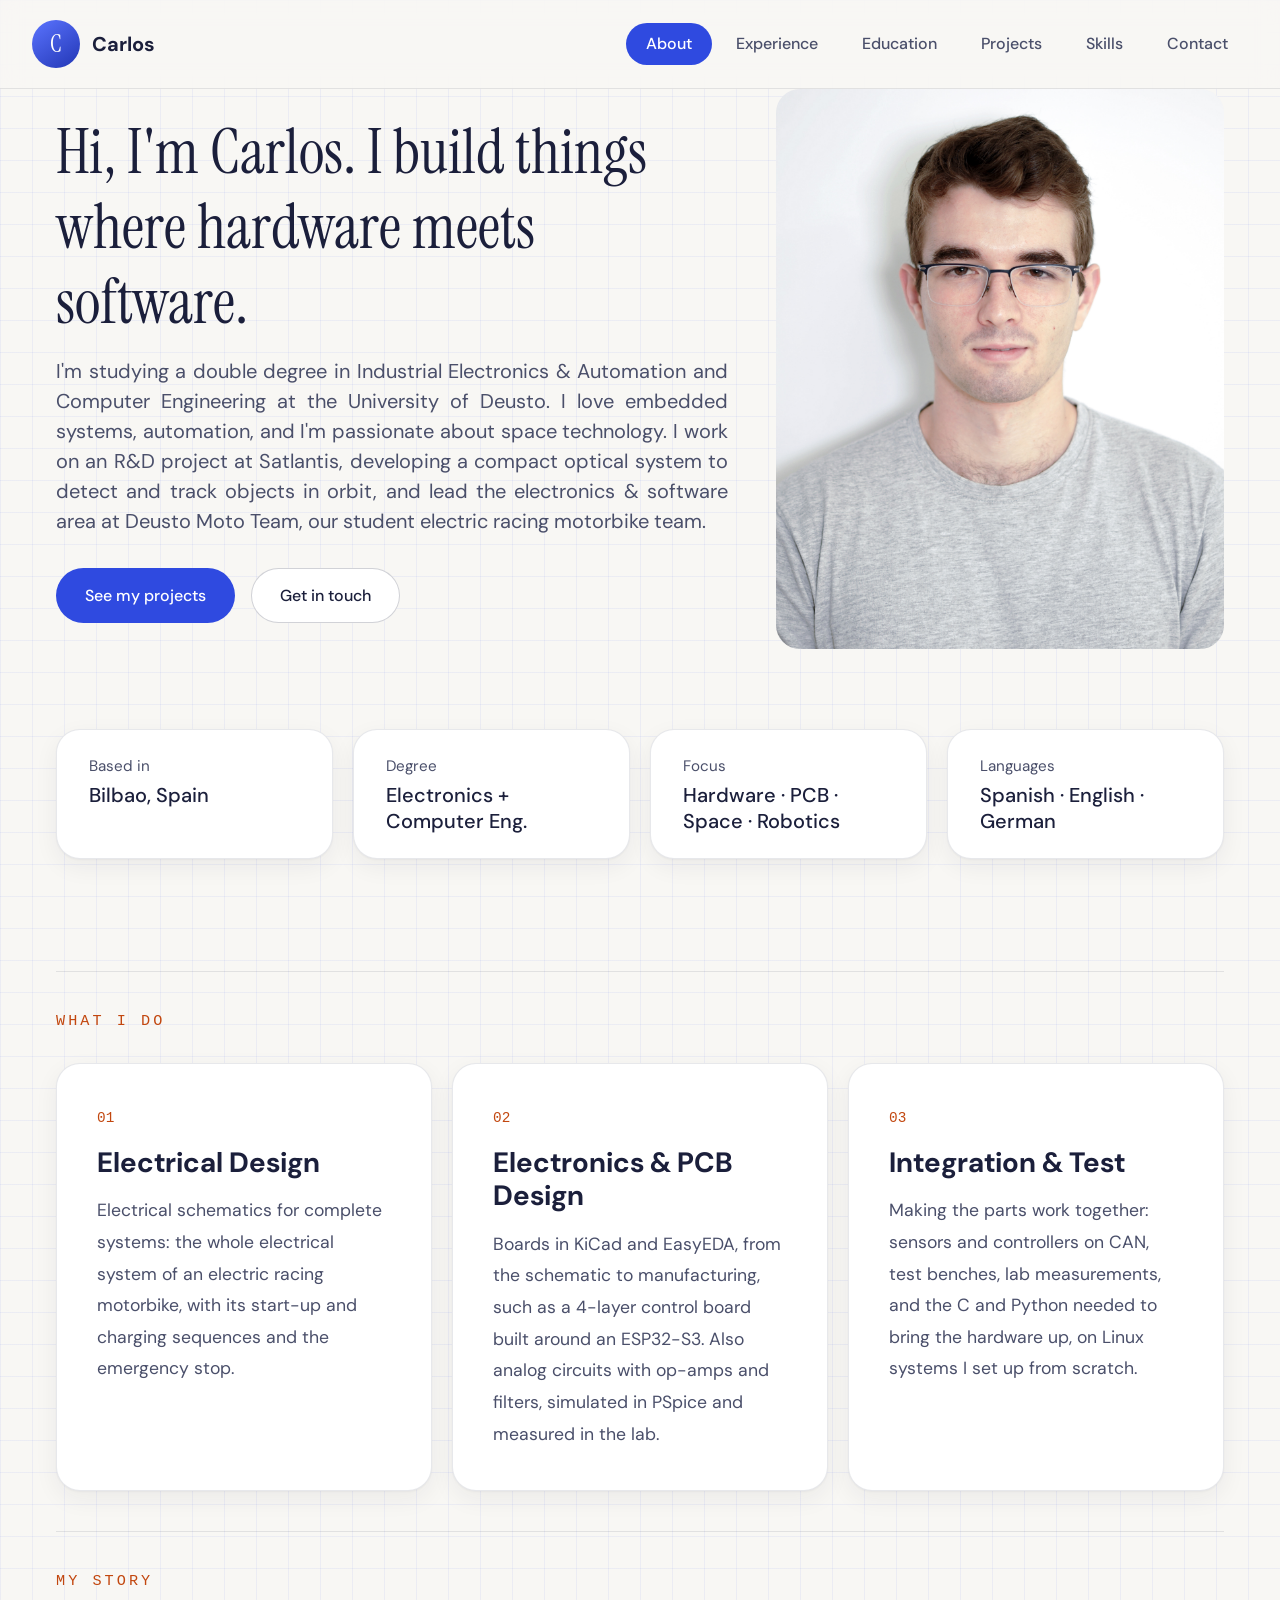
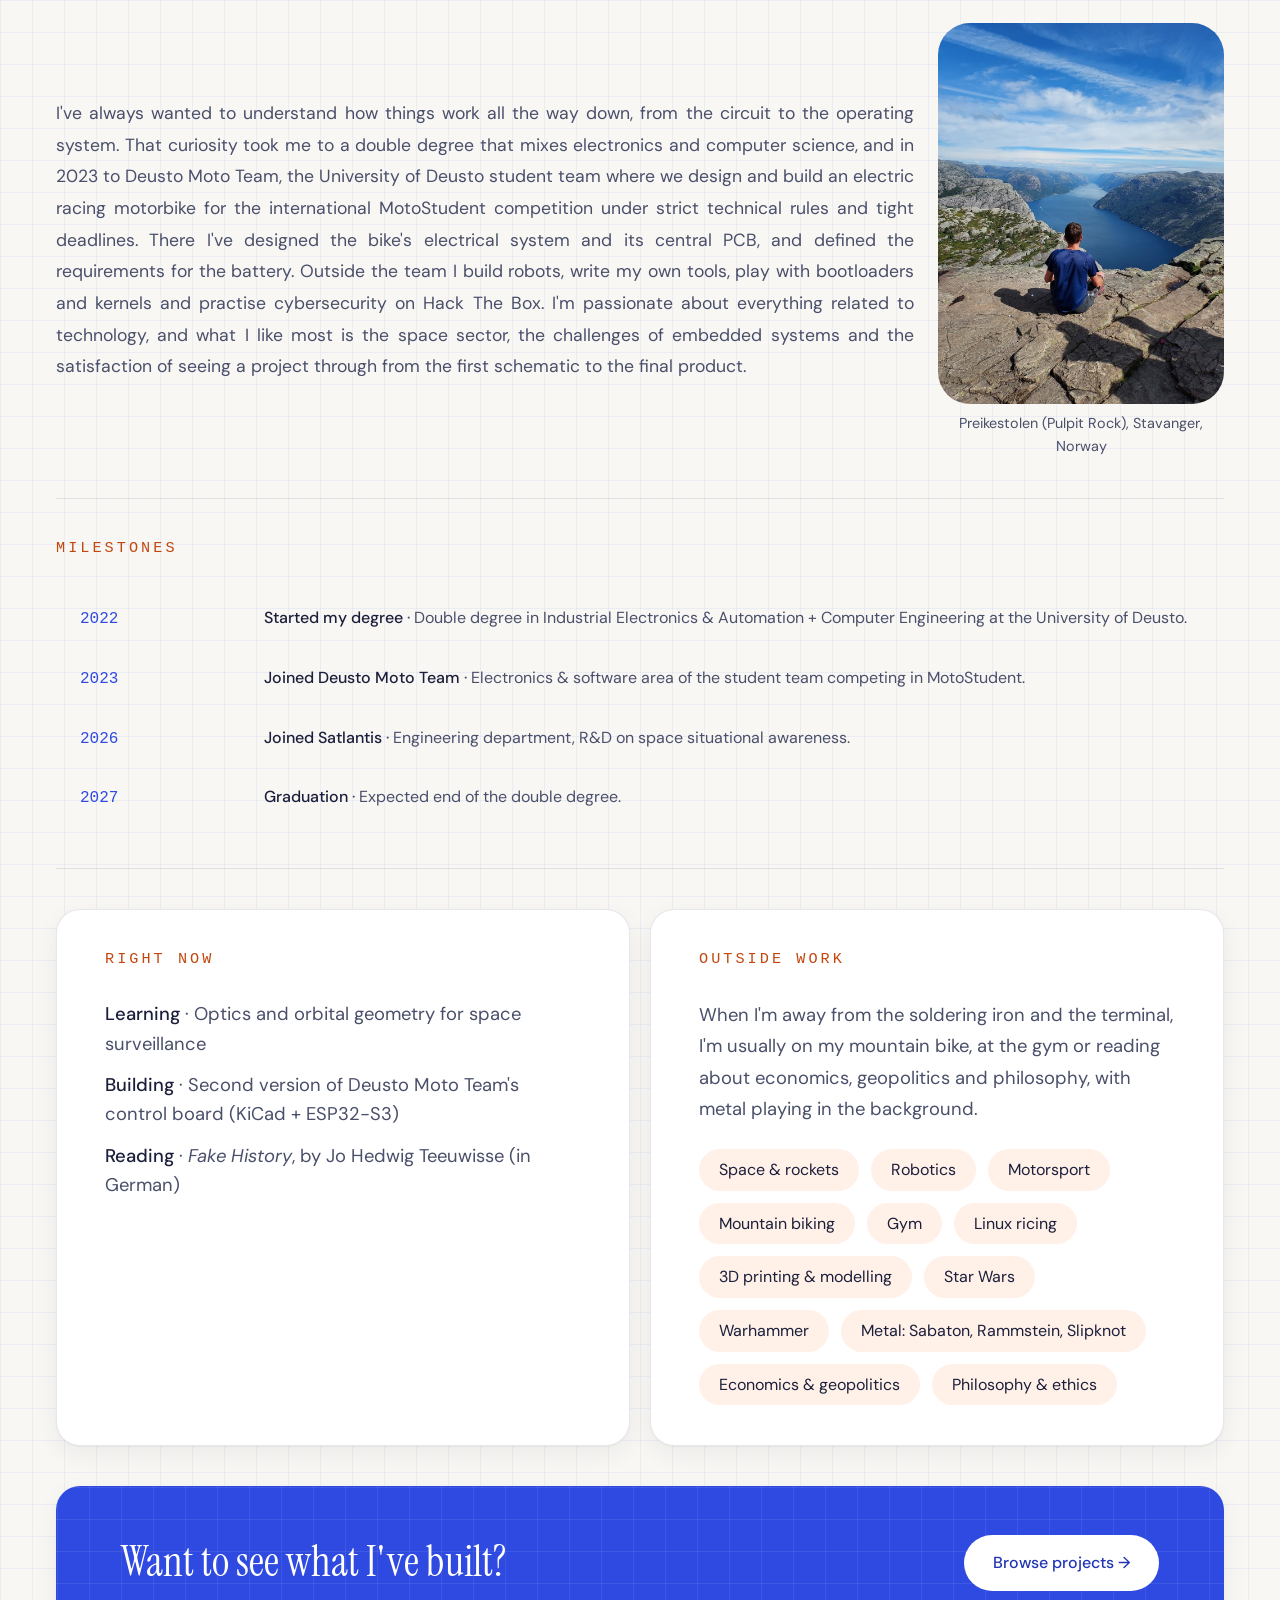
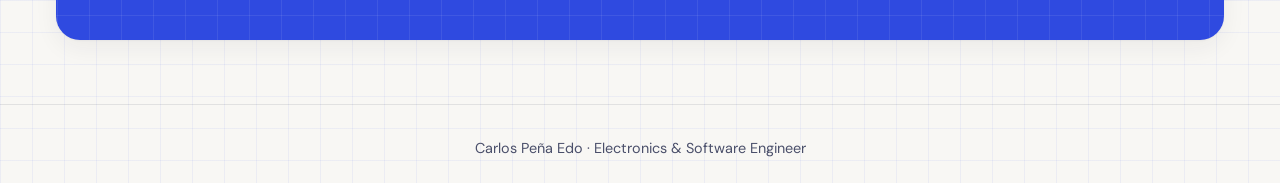
<file: index.html>
<!DOCTYPE html>
<html lang="en">
    <head>
        <meta charset="UTF-8">
        <meta name="viewport" content="width=device-width, initial-scale=1.0">
        <meta name="description" content="Carlos Peña Edo — Electronics and Computer Engineering student working where hardware meets software: embedded systems, PCBs and space technology.">
        <meta name="theme-color" content="#f8f7f4">

        <link rel="preconnect" href="https://fonts.googleapis.com">
        <link rel="preconnect" href="https://fonts.gstatic.com" crossorigin>
        <link rel="stylesheet" href="https://fonts.googleapis.com/css2?family=DM+Sans:wght@400;500;700&family=Instrument+Serif&display=swap">

        <link rel="stylesheet" href="css/common.css">
        <link rel="stylesheet" href="css/index.css">

        <title>Carlos Peña Edo · Electronics &amp; Software Engineer</title>
    </head>
    <body>
        <header class="header">
            <a class="header__logo" href="index.html">
                <span class="header__avatar" aria-hidden="true">C</span>
                Carlos
            </a>

            <nav class="header__nav" aria-label="Main">
                <ul class="nav__list">
                    <li><a class="nav__link is-active" href="index.html" aria-current="page">About</a></li>
                    <li><a class="nav__link" href="experience.html">Experience</a></li>
                    <li><a class="nav__link" href="education.html">Education</a></li>
                    <li><a class="nav__link" href="projects.html">Projects</a></li>
                    <li><a class="nav__link" href="skills.html">Skills</a></li>
                    <li><a class="nav__link" href="contact.html">Contact</a></li>
                </ul>
            </nav>
        </header>

        <main>
            <section class="intro">
                <div class="intro__text">
                    <h1 class="intro__title">Hi, I'm Carlos. I build things where hardware meets software.</h1>
                    <p class="intro__description">I'm studying a double degree in Industrial Electronics &amp; Automation and Computer Engineering at the University of Deusto. I love embedded systems, automation, and I'm passionate about space technology. I work on an R&amp;D project at Satlantis, developing a compact optical system to detect and track objects in orbit, and lead the electronics &amp; software area at Deusto Moto Team, our student electric racing motorbike team.</p>

                    <div class="intro__actions">
                        <a class="btn btn--solid" href="projects.html">See my projects</a>
                        <a class="btn btn--outline" href="contact.html">Get in touch</a>
                    </div>
                </div>

                <div class="intro__image">
                    <img src="img/profile.jpg" alt="Carlos Peña Edo">
                </div>
            </section>

            <section class="facts" aria-label="Quick facts">
                <ul class="facts__list">
                    <li class="card facts__item">
                        <span class="facts__label">Based in</span>
                        <span class="facts__value">Bilbao, Spain</span>
                    </li>
                    <li class="card facts__item">
                        <span class="facts__label">Degree</span>
                        <span class="facts__value">Electronics + Computer Eng.</span>
                    </li>
                    <li class="card facts__item">
                        <span class="facts__label">Focus</span>
                        <span class="facts__value">Hardware · PCB · Space · Robotics</span>
                    </li>
                    <li class="card facts__item">
                        <span class="facts__label">Languages</span>
                        <span class="facts__value">Spanish · English · German</span>
                    </li>
                </ul>
            </section>
            <section class="section specializations" aria-label="Specializations">
                <h2 class="specializations__title">What I Do</h2>
                <ul class="specializations__list">
                    <li class="card specializations__item">
                        <span class="specializations__item-number">01</span>
                        <h3 class="specializations__item-title">Electrical Design</h3>
                        <p class="specializations__item-description">Electrical schematics for complete systems: the whole electrical system of an electric racing motorbike, with its start-up and charging sequences and the emergency stop.</p>
                    </li>
                    <li class="card specializations__item">
                        <span class="specializations__item-number">02</span>
                        <h3 class="specializations__item-title">Electronics &amp; PCB Design</h3>
                        <p class="specializations__item-description">Boards in KiCad and EasyEDA, from the schematic to manufacturing, such as a 4-layer control board built around an ESP32-S3. Also analog circuits with op-amps and filters, simulated in PSpice and measured in the lab.</p>
                    </li>
                    <li class="card specializations__item">
                        <span class="specializations__item-number">03</span>
                        <h3 class="specializations__item-title">Integration &amp; Test</h3>
                        <p class="specializations__item-description">Making the parts work together: sensors and controllers on CAN, test benches, lab measurements, and the C and Python needed to bring the hardware up, on Linux systems I set up from scratch.</p>
                    </li>
                </ul>
            </section>
            <section class="section my-story" aria-label="My Story">
                <h2 class="my-story__title">My Story</h2>
                <div class="my-story__content">
                    <p class="my-story__description">I've always wanted to understand how things work all the way down, 
                        from the circuit to the operating system. That curiosity took me to a double degree that mixes 
                        electronics and computer science, and in 2023 to Deusto Moto Team, the University of Deusto student team where 
                        we design and build an electric racing motorbike for the international MotoStudent competition under 
                        strict technical rules and tight deadlines. There I've designed the bike's electrical system and its 
                        central PCB, and defined the requirements for the battery. Outside the team I build robots, 
                        write my own tools, play with bootloaders and kernels and practise cybersecurity on Hack The Box. 
                        I'm passionate about everything related to technology, and what I like most is the space sector, the challenges of 
                        embedded systems and the satisfaction of seeing a project through from the first schematic to the final product.
                    </p>
                    <figure class="my-story__figure">
                        <img class="my-story__image" src="img/landscape.jpg" alt="Carlos Peña Edo at Preikestolen, Norway">
                        <figcaption class="my-story__caption">Preikestolen (Pulpit Rock), Stavanger, Norway</figcaption>
                    </figure>
                </div>
            </section>
            <section class="section milestones" aria-label="Milestones">
                <h2 class="milestones__title">Milestones</h2>
                <ol>
                    <li class="milestones__item">
                        <time datetime="2022">2022</time>
                        <p class="milestones__description"><strong>Started my degree</strong> Double degree in Industrial Electronics &amp; Automation + Computer Engineering at the University of Deusto.</p>
                    </li>
                    <li class="milestones__item">
                        <time datetime="2023">2023</time>
                        <p class="milestones__description"><strong>Joined Deusto Moto Team</strong> Electronics &amp; software area of the student team competing in MotoStudent.</p>
                    </li>
                    <li class="milestones__item">
                        <time datetime="2026">2026</time>
                        <p class="milestones__description"><strong>Joined Satlantis</strong> Engineering department, R&amp;D on space situational awareness.</p>
                    </li>
                    <li class="milestones__item">
                        <time datetime="2027">2027</time>
                        <p class="milestones__description"><strong>Graduation</strong> Expected end of the double degree.</p>
                    </li>
                </ol>
            </section>

            <section class="section extras" aria-label="Extras">
                <article class="card now">
                    <h2 class="extras__label">Right Now</h2>
                    <dl class="now__list">
                        <div class="now__row">
                            <dt>Learning</dt>
                            <dd>Optics and orbital geometry for space surveillance</dd>
                        </div>
                        <div class="now__row">
                            <dt>Building</dt>
                            <dd>Second version of Deusto Moto Team's control board (KiCad + ESP32-S3)</dd>
                        </div>
                        <div class="now__row">
                            <dt>Reading</dt>
                            <dd><cite>Fake History</cite>, by Jo Hedwig Teeuwisse (in German)</dd>
                        </div>
                    </dl>
                </article>
                <article class="card hobbies">
                    <h2 class="extras__label">Outside Work</h2>
                    <p class="hobbies__description">When I'm away from the soldering iron and the terminal, I'm usually on my mountain bike, at the gym or reading about economics, geopolitics and philosophy, with metal playing in the background.</p>
                    <ul class="hobbies__list">
                        <li class="hobbies__item">Space &amp; rockets</li>
                        <li class="hobbies__item">Robotics</li>
                        <li class="hobbies__item">Motorsport</li>
                        <li class="hobbies__item">Mountain biking</li>
                        <li class="hobbies__item">Gym</li>
                        <li class="hobbies__item">Linux ricing</li>
                        <li class="hobbies__item">3D printing &amp; modelling</li>
                        <li class="hobbies__item">Star Wars</li>
                        <li class="hobbies__item">Warhammer</li>
                        <li class="hobbies__item">Metal: Sabaton, Rammstein, Slipknot</li>
                        <li class="hobbies__item">Economics &amp; geopolitics</li>
                        <li class="hobbies__item">Philosophy &amp; ethics</li>
                    </ul>
                </article>
            </section>

            <section class="card cta">
                <h2 class="cta__title">Want to see what I've built?</h2>
                <a class="btn btn--solid" href="projects.html">Browse projects <span aria-hidden="true">→</span></a>
            </section>

        </main>

        <footer class="footer">
            <p>Carlos Peña Edo · Electronics &amp; Software Engineer</p>
        </footer>
    </body>
</html>
</file>
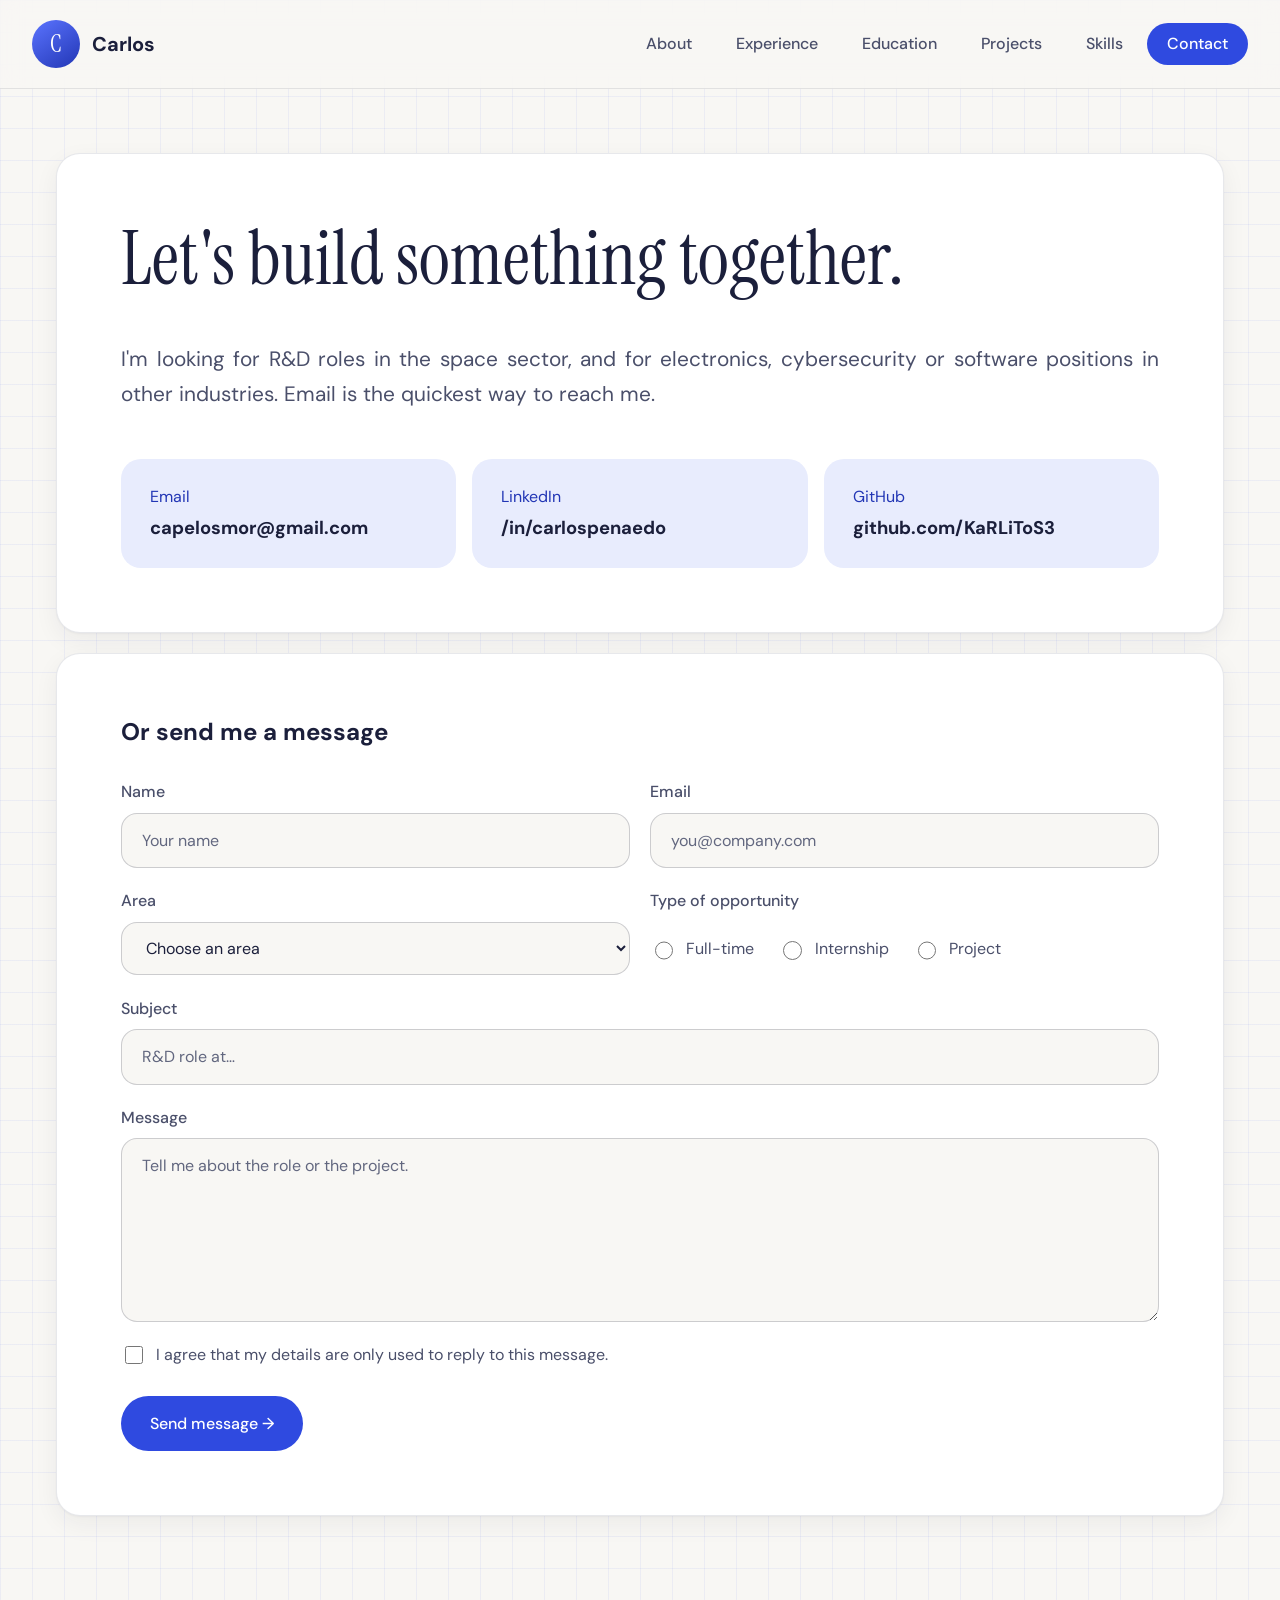
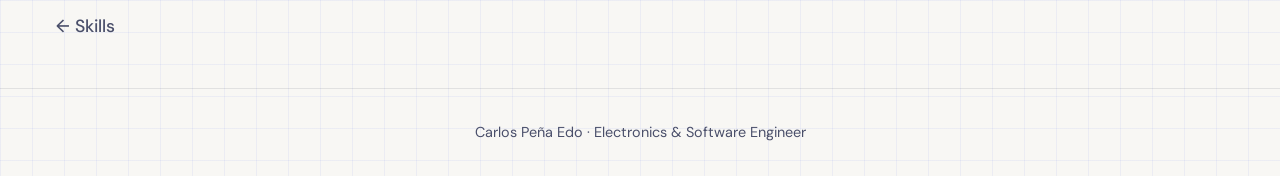
<file: contact.html>
<!DOCTYPE html>
<html lang="en">
    <head>
        <meta charset="UTF-8">
        <meta name="viewport" content="width=device-width, initial-scale=1.0">
        <meta name="description" content="Get in touch with Carlos Peña Edo — email, LinkedIn and GitHub.">
        <meta name="theme-color" content="#f8f7f4">

        <link rel="preconnect" href="https://fonts.googleapis.com">
        <link rel="preconnect" href="https://fonts.gstatic.com" crossorigin>
        <link rel="stylesheet" href="https://fonts.googleapis.com/css2?family=DM+Sans:wght@400;500;700&family=Instrument+Serif&display=swap">

        <link rel="stylesheet" href="css/common.css">
        <link rel="stylesheet" href="css/contact.css">

        <title>Contact · Carlos Peña Edo</title>
    </head>
    <body>
        <header class="header">
            <a class="header__logo" href="index.html">
                <span class="header__avatar" aria-hidden="true">C</span>
                Carlos
            </a>

            <nav class="header__nav" aria-label="Main">
                <ul class="nav__list">
                    <li><a class="nav__link" href="index.html">About</a></li>
                    <li><a class="nav__link" href="experience.html">Experience</a></li>
                    <li><a class="nav__link" href="education.html">Education</a></li>
                    <li><a class="nav__link" href="projects.html">Projects</a></li>
                    <li><a class="nav__link" href="skills.html">Skills</a></li>
                    <li><a class="nav__link is-active" href="contact.html" aria-current="page">Contact</a></li>
                </ul>
            </nav>
        </header>

        <main>
            <section class="card contact">
                <h1 class="contact__title">Let's build something together.</h1>
                <p class="contact__description">I'm looking for R&amp;D roles in the space sector, and for electronics, cybersecurity or software positions in other industries. Email is the quickest way to reach me.</p>

                <ul class="contact__links">
                    <li>
                        <a class="contact__link" href="mailto:capelosmor@gmail.com">
                            <span class="contact__link-label">Email</span>
                            <span class="contact__link-value">capelosmor@gmail.com</span>
                        </a>
                    </li>
                    <li>
                        <a class="contact__link" href="https://www.linkedin.com/in/carlospenaedo" target="_blank" rel="noopener">
                            <span class="contact__link-label">LinkedIn</span>
                            <span class="contact__link-value">/in/carlospenaedo</span>
                        </a>
                    </li>
                    <li>
                        <a class="contact__link" href="https://github.com/KaRLiToS3" target="_blank" rel="noopener">
                            <span class="contact__link-label">GitHub</span>
                            <span class="contact__link-value">github.com/KaRLiToS3</span>
                        </a>
                    </li>
                </ul>
            </section>

            <section class="card message" aria-labelledby="message-title">
                <h2 class="message__title" id="message-title">Or send me a message</h2>

                <!-- Solo es visual: para que envíe de verdad, action tiene que apuntar a un servicio (p. ej. Formspree) -->
                <form class="message__form" action="#">
                    <div class="message__field">
                        <label class="message__label" for="name">Name</label>
                        <input class="message__input" id="name" name="name" type="text" autocomplete="name" placeholder="Your name" required>
                    </div>

                    <div class="message__field">
                        <label class="message__label" for="email">Email</label>
                        <input class="message__input" id="email" name="email" type="email" autocomplete="email" placeholder="you@company.com" required>
                    </div>

                    <div class="message__field">
                        <label class="message__label" for="area">Area</label>
                        <select class="message__input" id="area" name="area">
                            <option value="" selected disabled>Choose an area</option>
                            <option value="space">Space R&amp;D</option>
                            <option value="electronics">Electronics &amp; PCB</option>
                            <option value="embedded">Embedded systems</option>
                            <option value="cybersecurity">Cybersecurity</option>
                            <option value="software">Software</option>
                            <option value="other">Something else</option>
                        </select>
                    </div>

                    <!-- fieldset + legend agrupa los radio buttons bajo un mismo título (lo leen los lectores de pantalla) -->
                    <fieldset class="message__choices">
                        <legend class="message__label">Type of opportunity</legend>
                        <div class="message__options">
                            <label class="message__option"><input type="radio" name="type" value="full-time"> Full-time</label>
                            <label class="message__option"><input type="radio" name="type" value="internship"> Internship</label>
                            <label class="message__option"><input type="radio" name="type" value="project"> Project</label>
                        </div>
                    </fieldset>

                    <div class="message__field message__field--full">
                        <label class="message__label" for="subject">Subject</label>
                        <input class="message__input" id="subject" name="subject" type="text" placeholder="R&amp;D role at…">
                    </div>

                    <div class="message__field message__field--full">
                        <label class="message__label" for="message">Message</label>
                        <textarea class="message__input" id="message" name="message" rows="6" placeholder="Tell me about the role or the project." required></textarea>
                    </div>

                    <label class="message__check">
                        <input type="checkbox" name="consent" required>
                        I agree that my details are only used to reply to this message.
                    </label>

                    <button class="btn btn--solid message__submit" type="submit">Send message <span aria-hidden="true">→</span></button>
                </form>
            </section>

            <nav class="pager" aria-label="Pages">
                <a class="pager__link" href="skills.html"><span aria-hidden="true">←</span> Skills</a>
            </nav>
        </main>

        <footer class="footer">
            <p>Carlos Peña Edo · Electronics &amp; Software Engineer</p>
        </footer>
    </body>
</html>
</file>
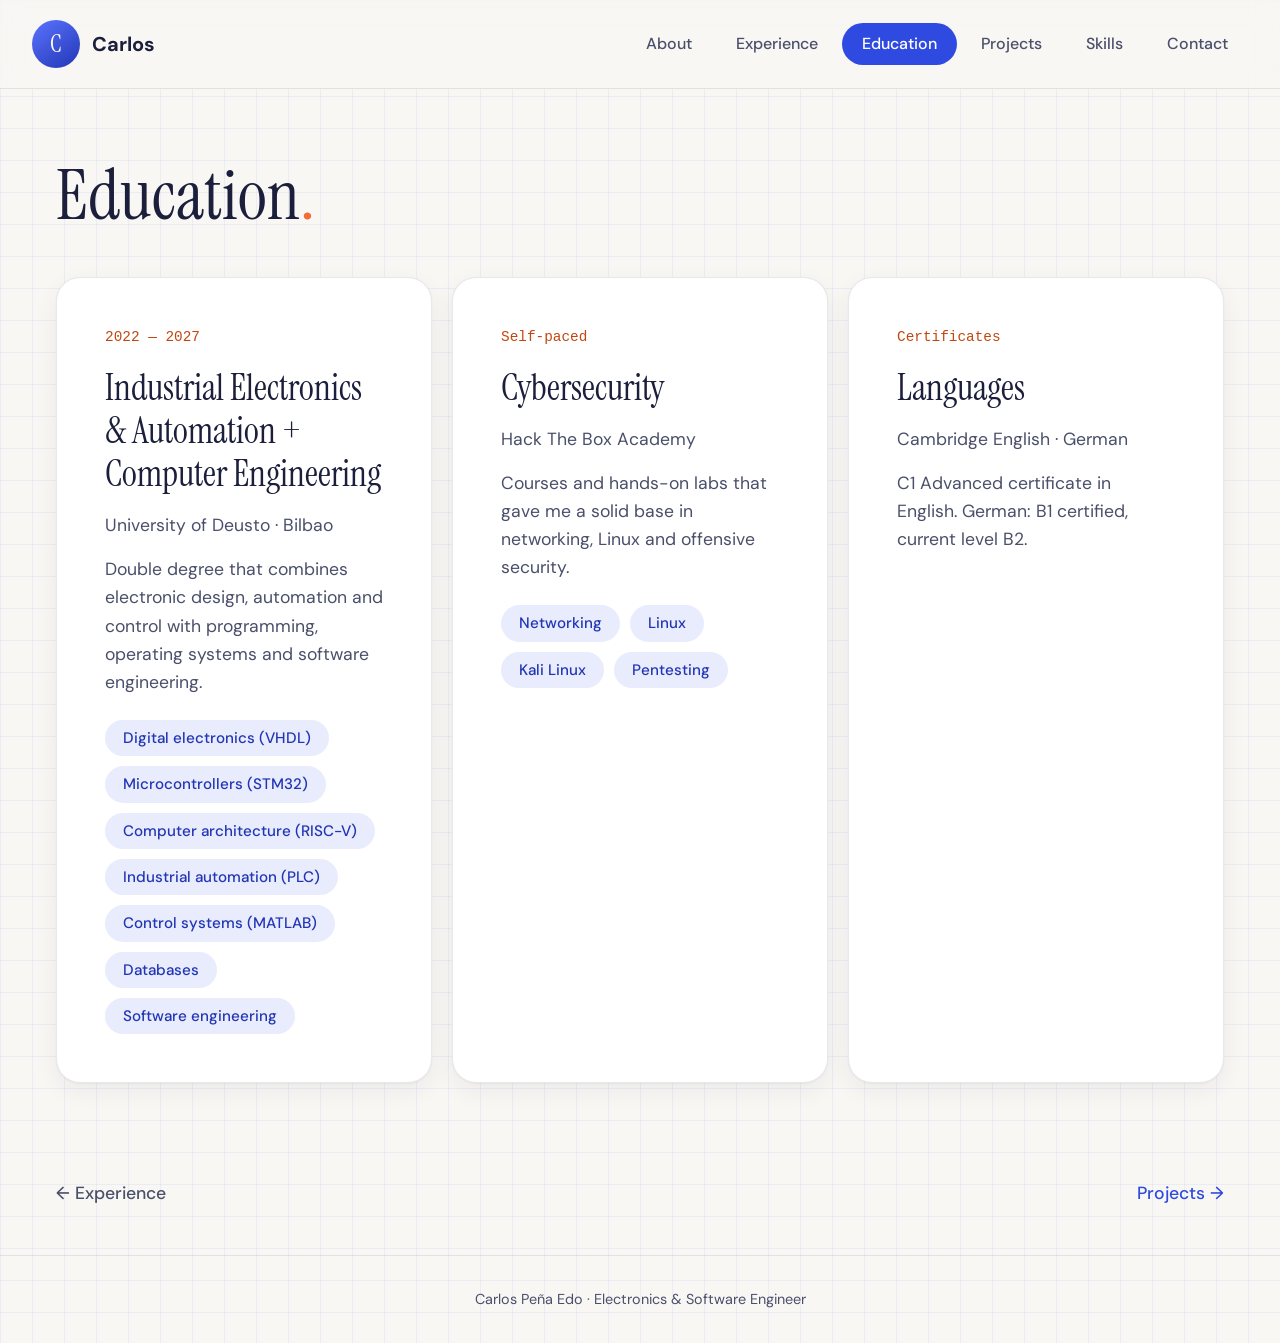
<file: education.html>
<!DOCTYPE html>
<html lang="en">
    <head>
        <meta charset="UTF-8">
        <meta name="viewport" content="width=device-width, initial-scale=1.0">
        <meta name="description" content="Education of Carlos Peña Edo — double degree in Industrial Electronics &amp; Automation and Computer Engineering at the University of Deusto.">
        <meta name="theme-color" content="#f8f7f4">

        <link rel="preconnect" href="https://fonts.googleapis.com">
        <link rel="preconnect" href="https://fonts.gstatic.com" crossorigin>
        <link rel="stylesheet" href="https://fonts.googleapis.com/css2?family=DM+Sans:wght@400;500;700&family=Instrument+Serif&display=swap">

        <link rel="stylesheet" href="css/common.css">
        <link rel="stylesheet" href="css/education.css">

        <title>Education · Carlos Peña Edo</title>
    </head>
    <body>
        <header class="header">
            <a class="header__logo" href="index.html">
                <span class="header__avatar" aria-hidden="true">C</span>
                Carlos
            </a>

            <nav class="header__nav" aria-label="Main">
                <ul class="nav__list">
                    <li><a class="nav__link" href="index.html">About</a></li>
                    <li><a class="nav__link" href="experience.html">Experience</a></li>
                    <li><a class="nav__link is-active" href="education.html" aria-current="page">Education</a></li>
                    <li><a class="nav__link" href="projects.html">Projects</a></li>
                    <li><a class="nav__link" href="skills.html">Skills</a></li>
                    <li><a class="nav__link" href="contact.html">Contact</a></li>
                </ul>
            </nav>
        </header>

        <main>
            <h1 class="page-title">Education</h1>

            <ul class="degrees">
                <li class="card degree">
                    <p class="degree__period">2022 — 2027</p>
                    <h2 class="degree__title">Industrial Electronics &amp; Automation + Computer Engineering</h2>
                    <p class="degree__place">University of Deusto · Bilbao</p>
                    <p class="degree__description">Double degree that combines electronic design, automation and control with programming, operating systems and software engineering.</p>
                    <ul class="tag-list degree__tags" aria-label="Key subjects">
                        <li class="tag">Digital electronics (VHDL)</li>
                        <li class="tag">Microcontrollers (STM32)</li>
                        <li class="tag">Computer architecture (RISC-V)</li>
                        <li class="tag">Industrial automation (PLC)</li>
                        <li class="tag">Control systems (MATLAB)</li>
                        <li class="tag">Databases</li>
                        <li class="tag">Software engineering</li>
                    </ul>
                </li>

                <li class="card degree">
                    <p class="degree__period">Self-paced</p>
                    <h2 class="degree__title">Cybersecurity</h2>
                    <p class="degree__place">Hack The Box Academy</p>
                    <p class="degree__description">Courses and hands-on labs that gave me a solid base in networking, Linux and offensive security.</p>
                    <ul class="tag-list degree__tags" aria-label="Key subjects">
                        <li class="tag">Networking</li>
                        <li class="tag">Linux</li>
                        <li class="tag">Kali Linux</li>
                        <li class="tag">Pentesting</li>
                    </ul>
                </li>

                <li class="card degree">
                    <p class="degree__period">Certificates</p>
                    <h2 class="degree__title">Languages</h2>
                    <p class="degree__place">Cambridge English · German</p>
                    <p class="degree__description">C1 Advanced certificate in English. German: B1 certified, current level B2.</p>
                </li>
            </ul>

            <nav class="pager" aria-label="Pages">
                <a class="pager__link" href="experience.html"><span aria-hidden="true">←</span> Experience</a>
                <a class="pager__link pager__link--next" href="projects.html">Projects <span aria-hidden="true">→</span></a>
            </nav>
        </main>

        <footer class="footer">
            <p>Carlos Peña Edo · Electronics &amp; Software Engineer</p>
        </footer>
    </body>
</html>
</file>
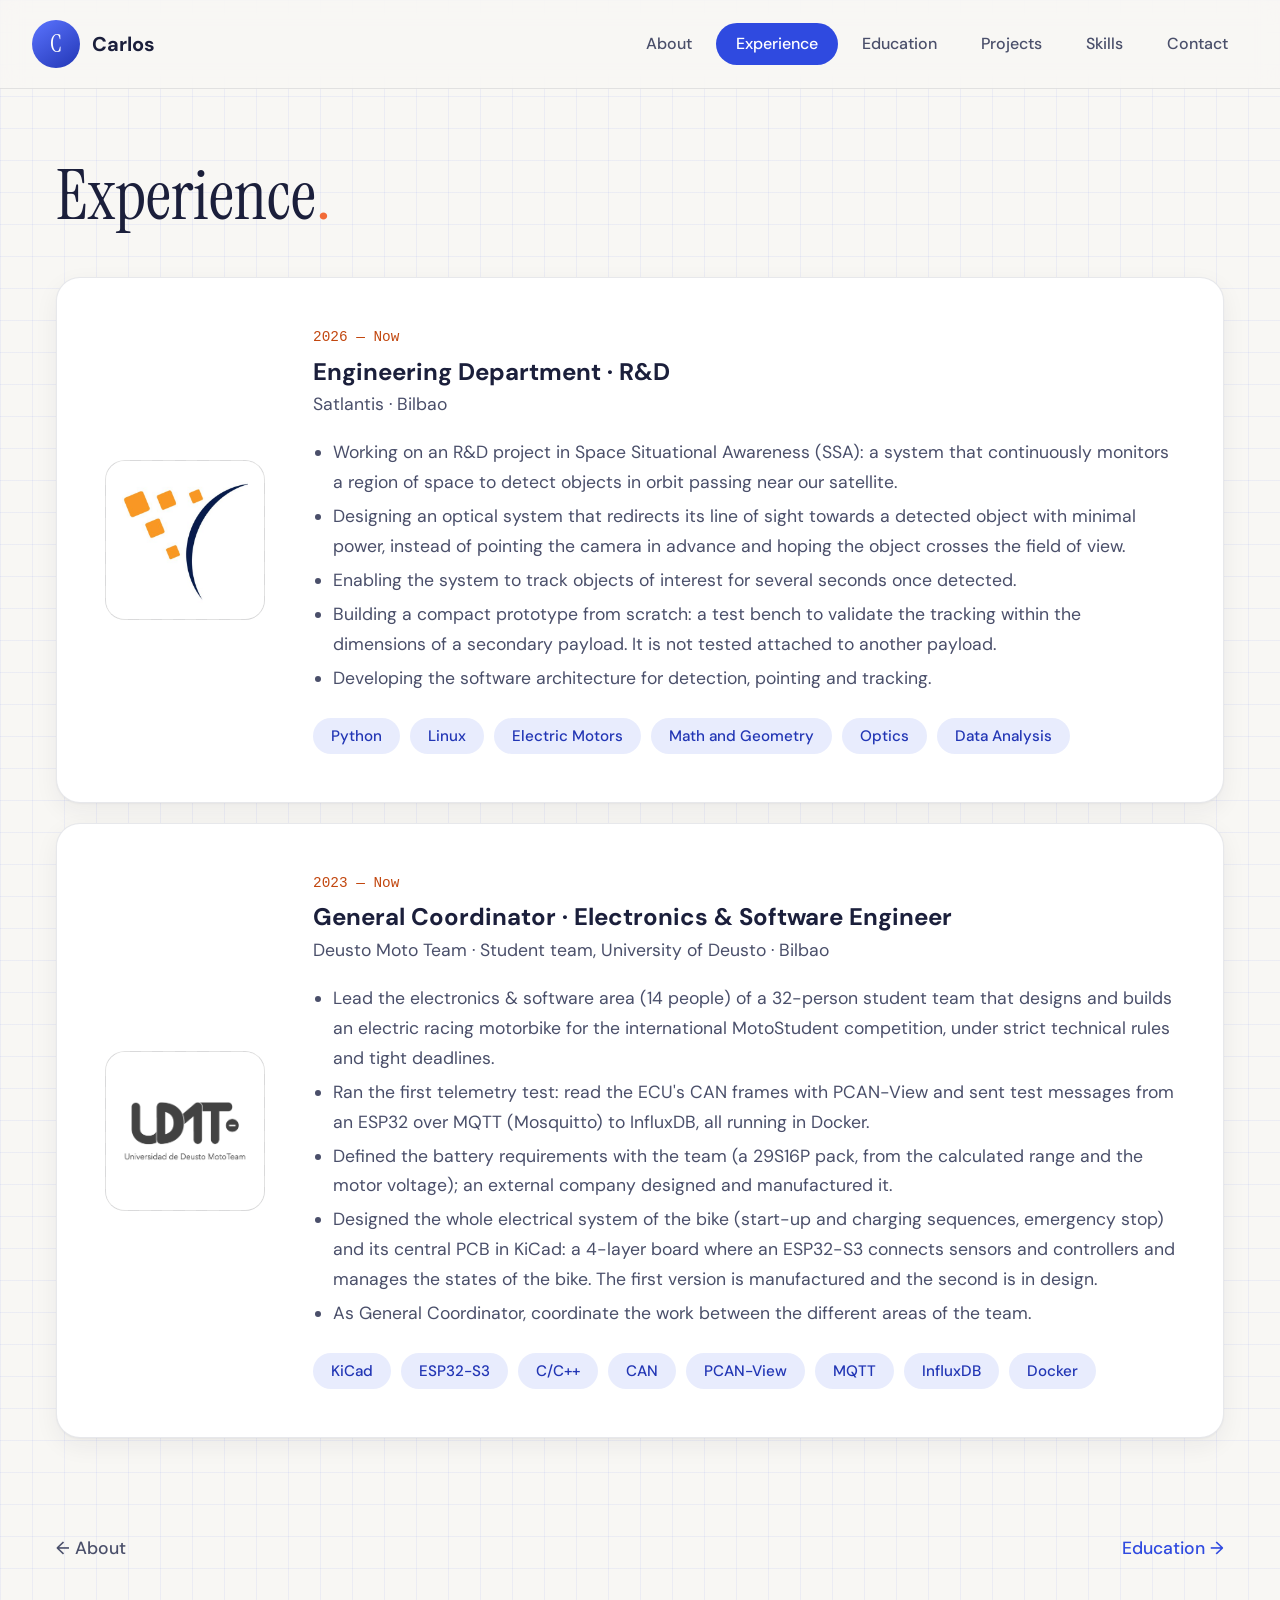
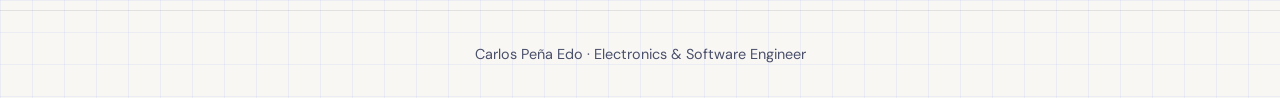
<file: experience.html>
<!DOCTYPE html>
<html lang="en">
    <head>
        <meta charset="UTF-8">
        <meta name="viewport" content="width=device-width, initial-scale=1.0">
        <meta name="description" content="Experience of Carlos Peña Edo — R&amp;D on space situational awareness at Satlantis and electronics &amp; software at Deusto Moto Team, a student racing team.">
        <meta name="theme-color" content="#f8f7f4">

        <link rel="preconnect" href="https://fonts.googleapis.com">
        <link rel="preconnect" href="https://fonts.gstatic.com" crossorigin>
        <link rel="stylesheet" href="https://fonts.googleapis.com/css2?family=DM+Sans:wght@400;500;700&family=Instrument+Serif&display=swap">

        <link rel="stylesheet" href="css/common.css">
        <link rel="stylesheet" href="css/experience.css">

        <title>Experience · Carlos Peña Edo</title>
    </head>
    <body>
        <header class="header">
            <a class="header__logo" href="index.html">
                <span class="header__avatar" aria-hidden="true">C</span>
                Carlos
            </a>

            <nav class="header__nav" aria-label="Main">
                <ul class="nav__list">
                    <li><a class="nav__link" href="index.html">About</a></li>
                    <li><a class="nav__link is-active" href="experience.html" aria-current="page">Experience</a></li>
                    <li><a class="nav__link" href="education.html">Education</a></li>
                    <li><a class="nav__link" href="projects.html">Projects</a></li>
                    <li><a class="nav__link" href="skills.html">Skills</a></li>
                    <li><a class="nav__link" href="contact.html">Contact</a></li>
                </ul>
            </nav>
        </header>

        <main>
            <h1 class="page-title">Experience</h1>

            <ol class="jobs">
                <li class="card job">
                    <div class="job__logo"><img src="img/satlantis.png" alt=""></div>

                    <div class="job__body">
                        <p class="job__period">2026 — Now</p>
                        <h2 class="job__title">Engineering Department · R&amp;D</h2>
                        <p class="job__place">Satlantis · Bilbao</p>
                        <ul class="job__tasks">
                            <li>Working on an R&amp;D project in Space Situational Awareness (SSA): a system that continuously monitors a region of space to detect objects in orbit passing near our satellite.</li>
                            <li>Designing an optical system that redirects its line of sight towards a detected object with minimal power, instead of pointing the camera in advance and hoping the object crosses the field of view.</li>
                            <li>Enabling the system to track objects of interest for several seconds once detected.</li>
                            <li>Building a compact prototype from scratch: a test bench to validate the tracking within the dimensions of a secondary payload. It is not tested attached to another payload.</li>
                            <li>Developing the software architecture for detection, pointing and tracking.</li>
                        </ul>
                        <ul class="tag-list job__tags" aria-label="Technologies">
                            <li class="tag">Python</li>
                            <li class="tag">Linux</li>
                            <li class="tag">Electric Motors</li>
                            <li class="tag">Math and Geometry</li>
                            <li class="tag">Optics</li>
                            <li class="tag">Data Analysis</li>
                        </ul>
                    </div>
                </li>

                <li class="card job">
                    <div class="job__logo"><img src="img/UDMT.png" alt=""></div>

                    <div class="job__body">
                        <p class="job__period">2023 — Now</p>
                        <h2 class="job__title">General Coordinator · Electronics &amp; Software Engineer</h2>
                        <p class="job__place">Deusto Moto Team · Student team, University of Deusto · Bilbao</p>
                        <ul class="job__tasks">
                            <li>Lead the electronics &amp; software area (14 people) of a 32-person student team that designs and builds an electric racing motorbike for the international MotoStudent competition, under strict technical rules and tight deadlines.</li>
                            <li>Ran the first telemetry test: read the ECU's CAN frames with PCAN-View and sent test messages from an ESP32 over MQTT (Mosquitto) to InfluxDB, all running in Docker.</li>
                            <li>Defined the battery requirements with the team (a 29S16P pack, from the calculated range and the motor voltage); an external company designed and manufactured it.</li>
                            <li>Designed the whole electrical system of the bike (start-up and charging sequences, emergency stop) and its central PCB in KiCad: a 4-layer board where an ESP32-S3 connects sensors and controllers and manages the states of the bike. The first version is manufactured and the second is in design.</li>
                            <li>As General Coordinator, coordinate the work between the different areas of the team.</li>
                        </ul>
                        <ul class="tag-list job__tags" aria-label="Technologies">
                            <li class="tag">KiCad</li>
                            <li class="tag">ESP32-S3</li>
                            <li class="tag">C/C++</li>
                            <li class="tag">CAN</li>
                            <li class="tag">PCAN-View</li>
                            <li class="tag">MQTT</li>
                            <li class="tag">InfluxDB</li>
                            <li class="tag">Docker</li>
                        </ul>
                    </div>
                </li>
            </ol>

            <nav class="pager" aria-label="Pages">
                <a class="pager__link" href="index.html"><span aria-hidden="true">←</span> About</a>
                <a class="pager__link pager__link--next" href="education.html">Education <span aria-hidden="true">→</span></a>
            </nav>
        </main>

        <footer class="footer">
            <p>Carlos Peña Edo · Electronics &amp; Software Engineer</p>
        </footer>
    </body>
</html>
</file>
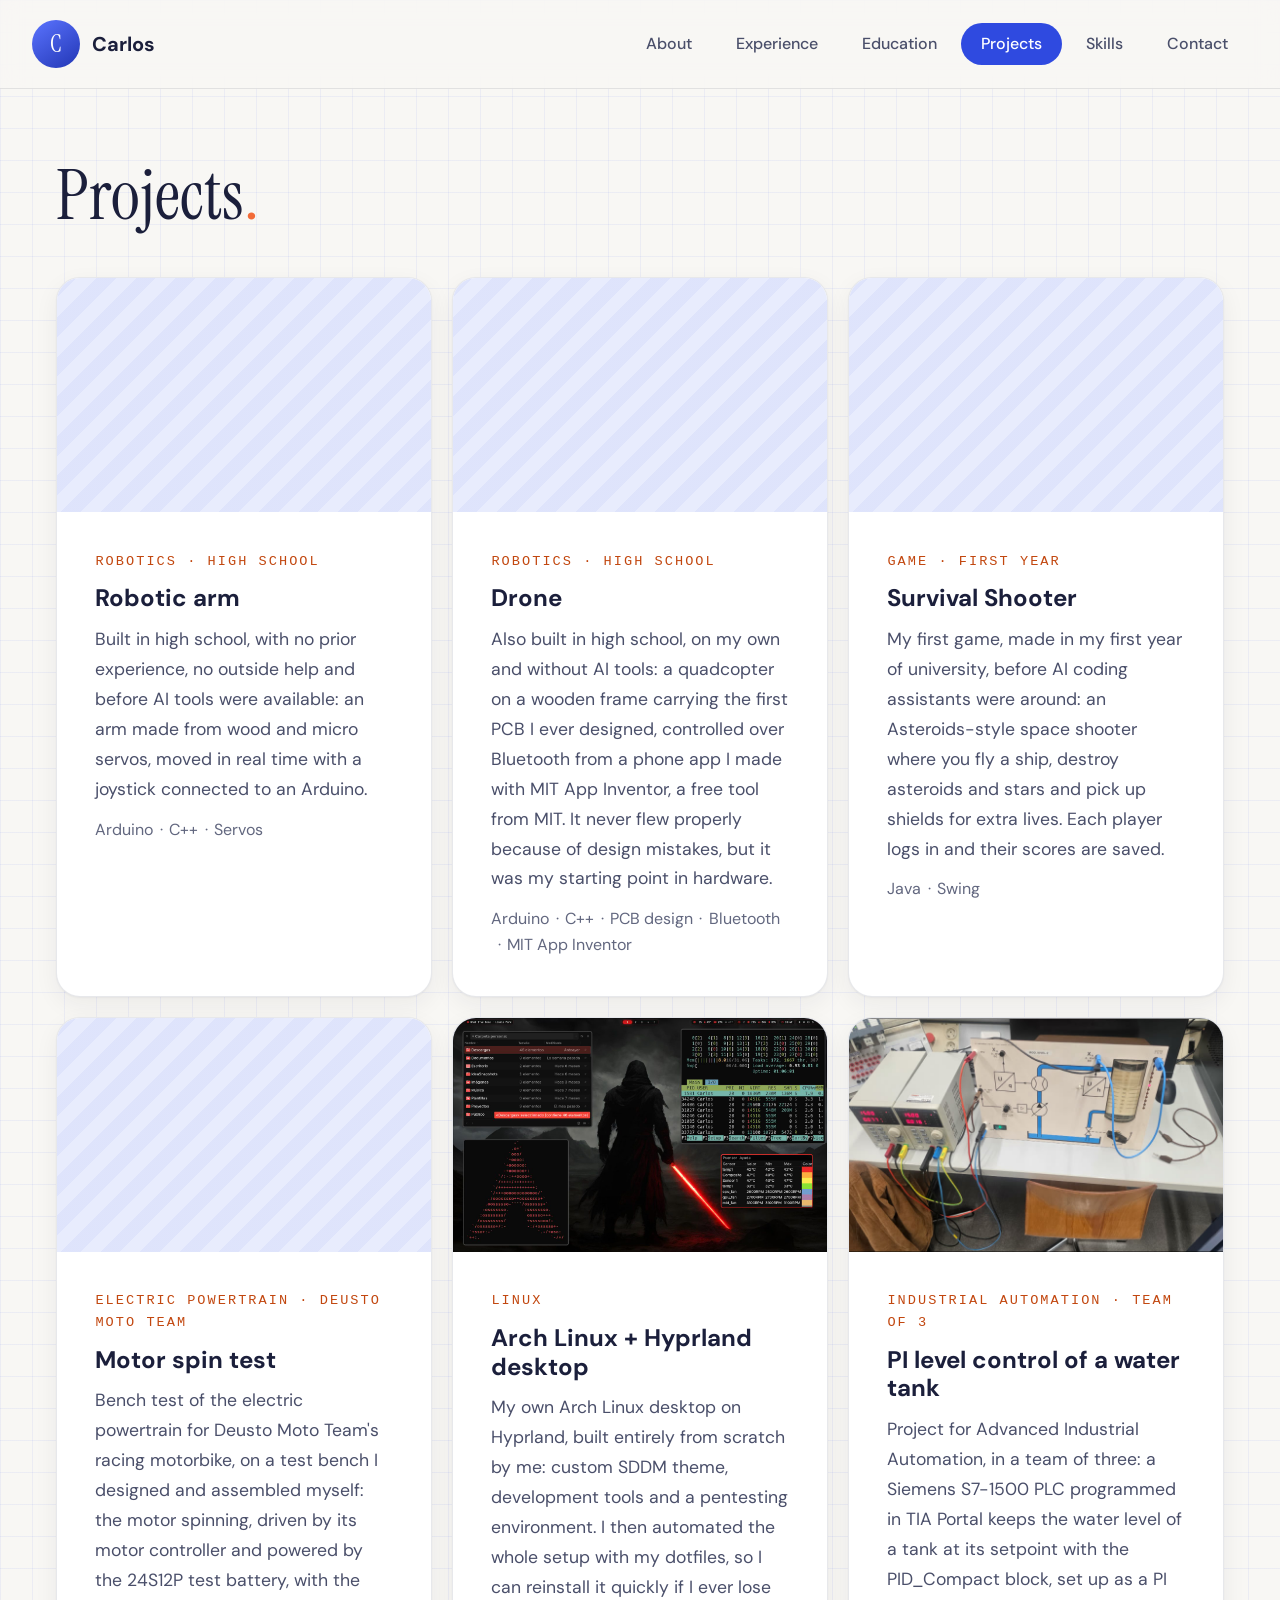
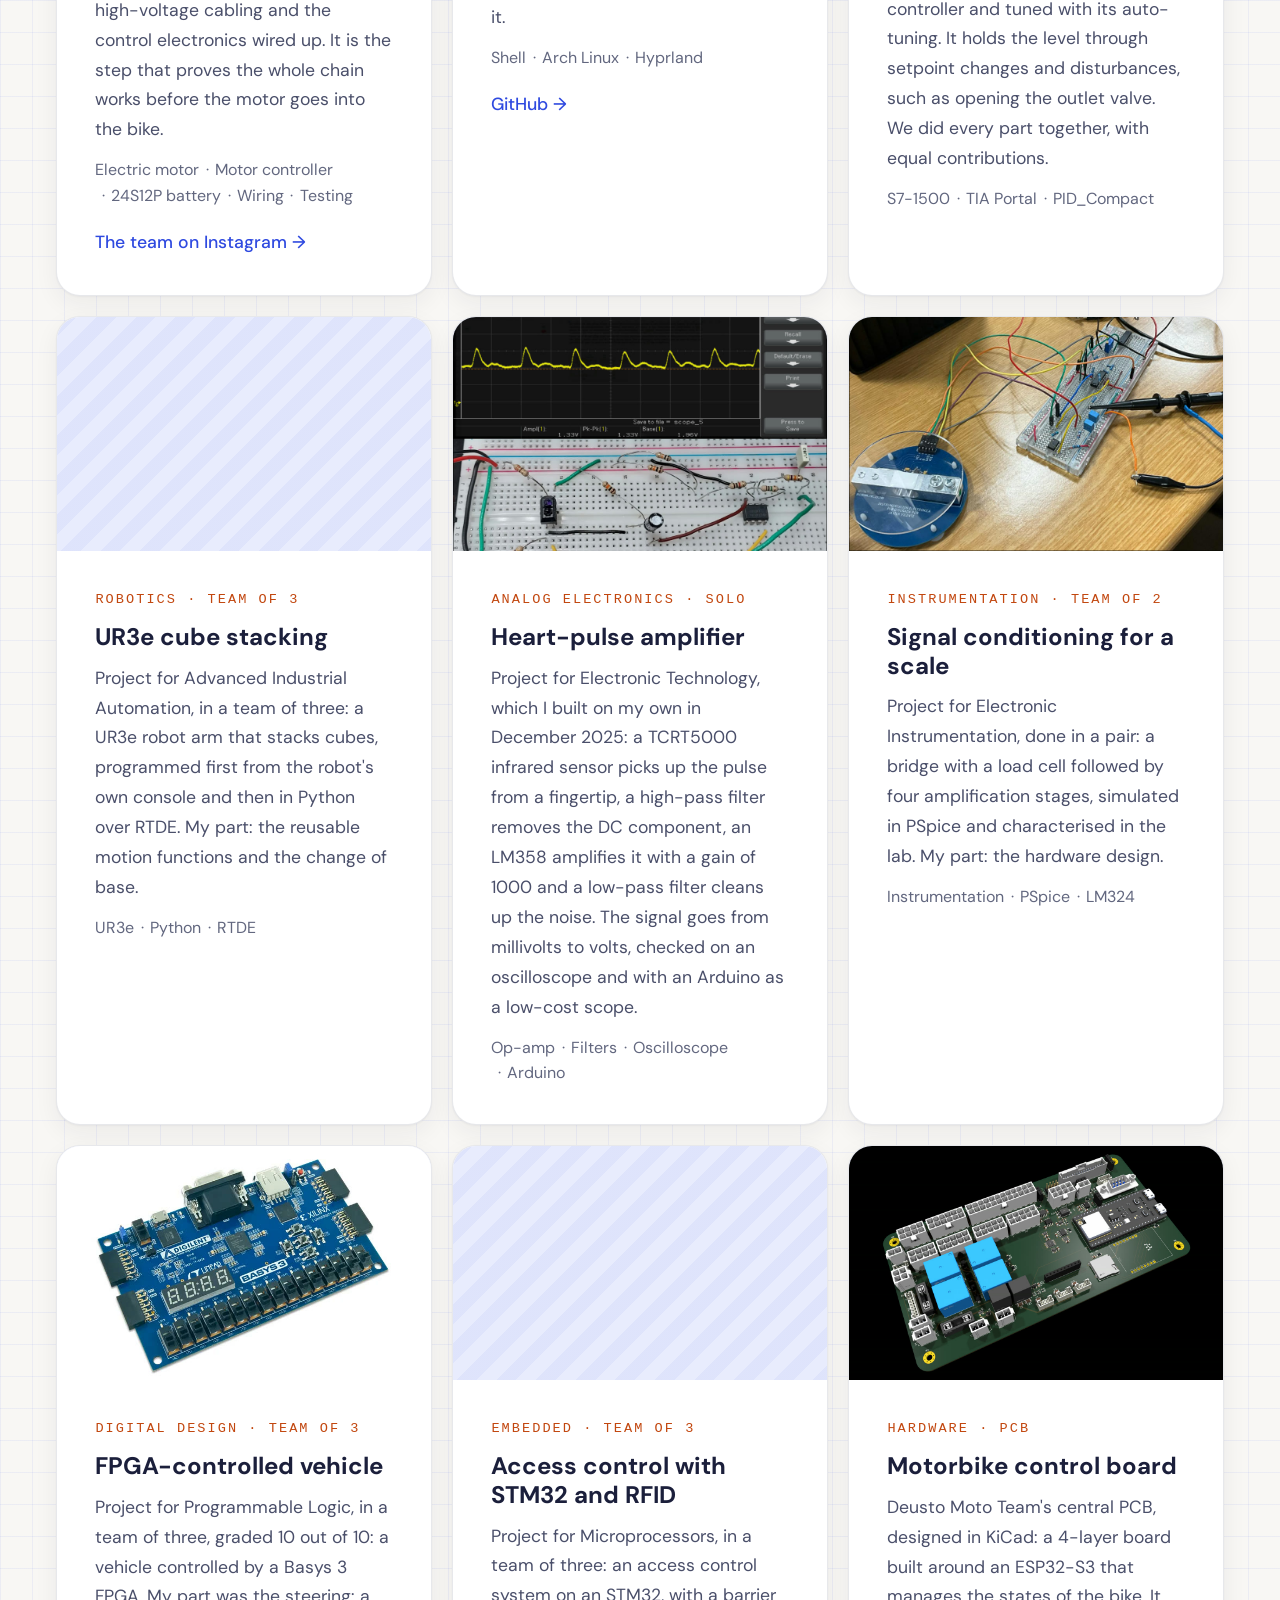
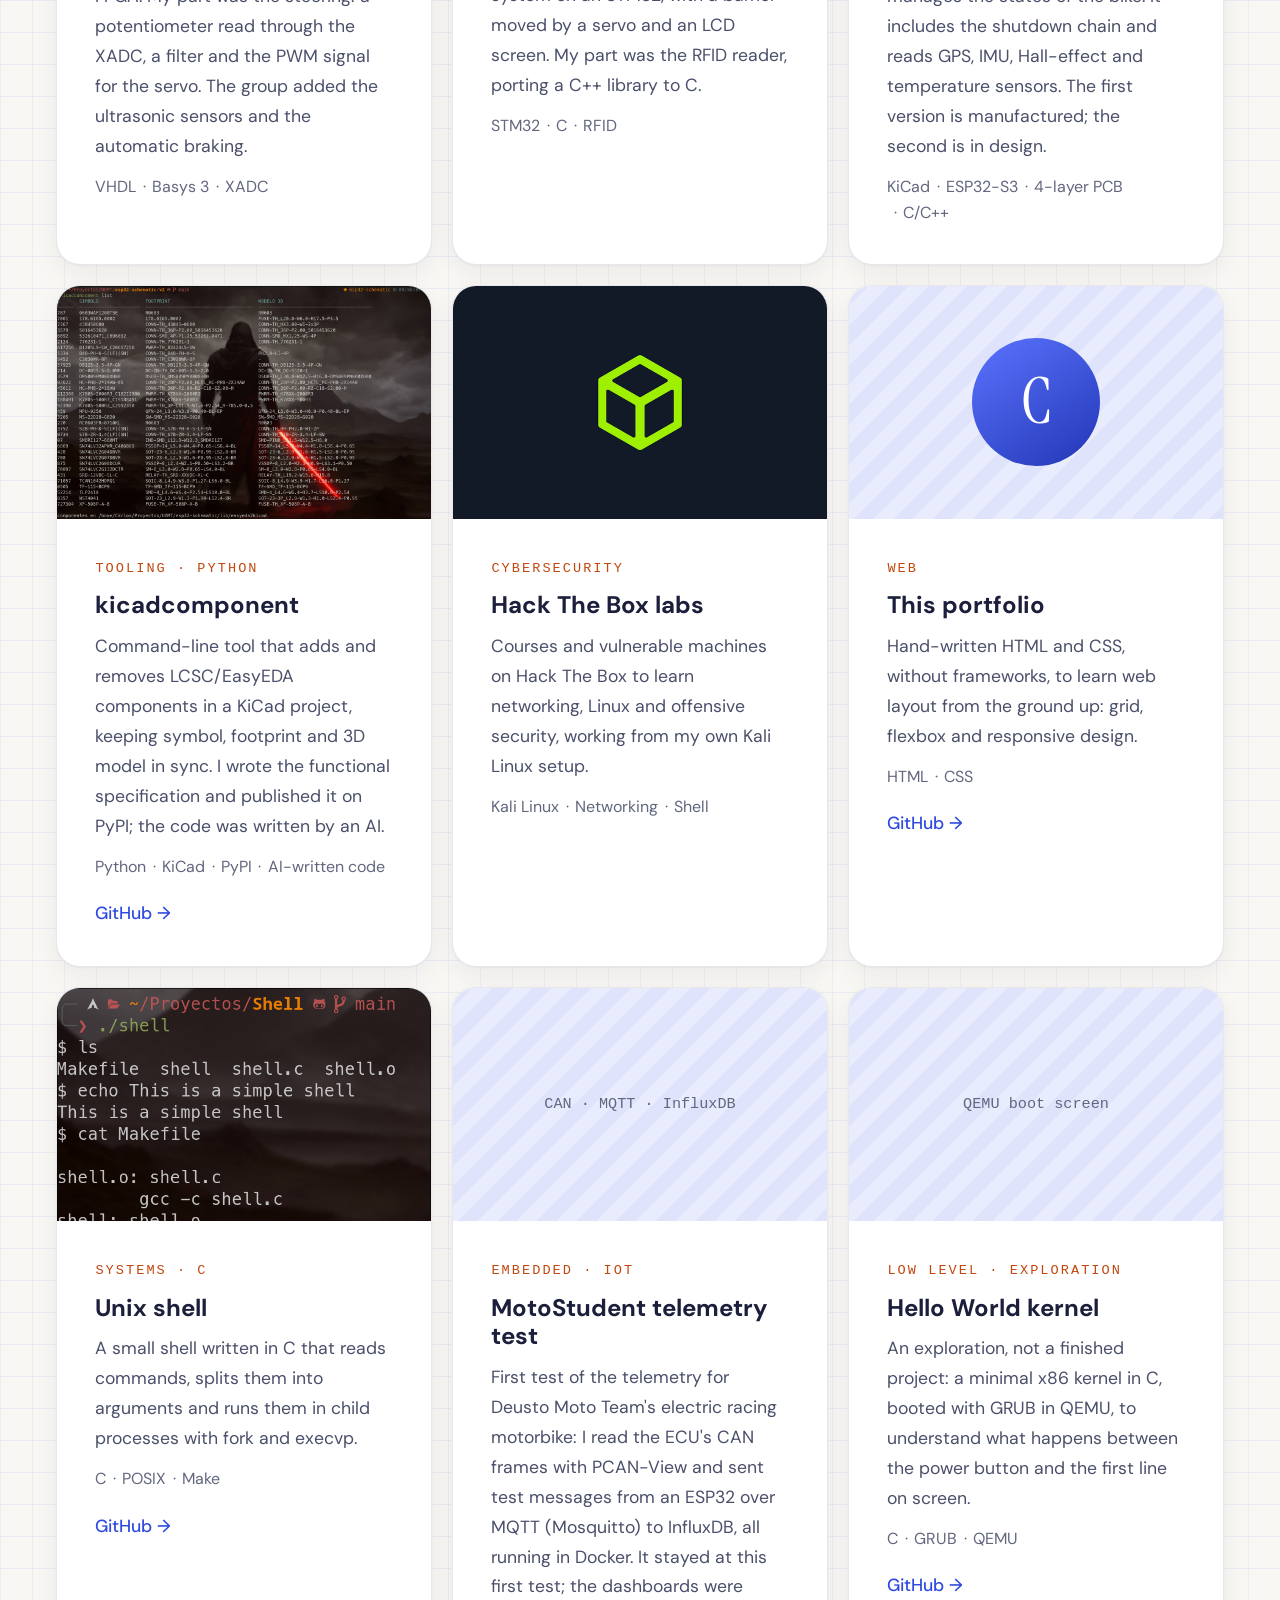
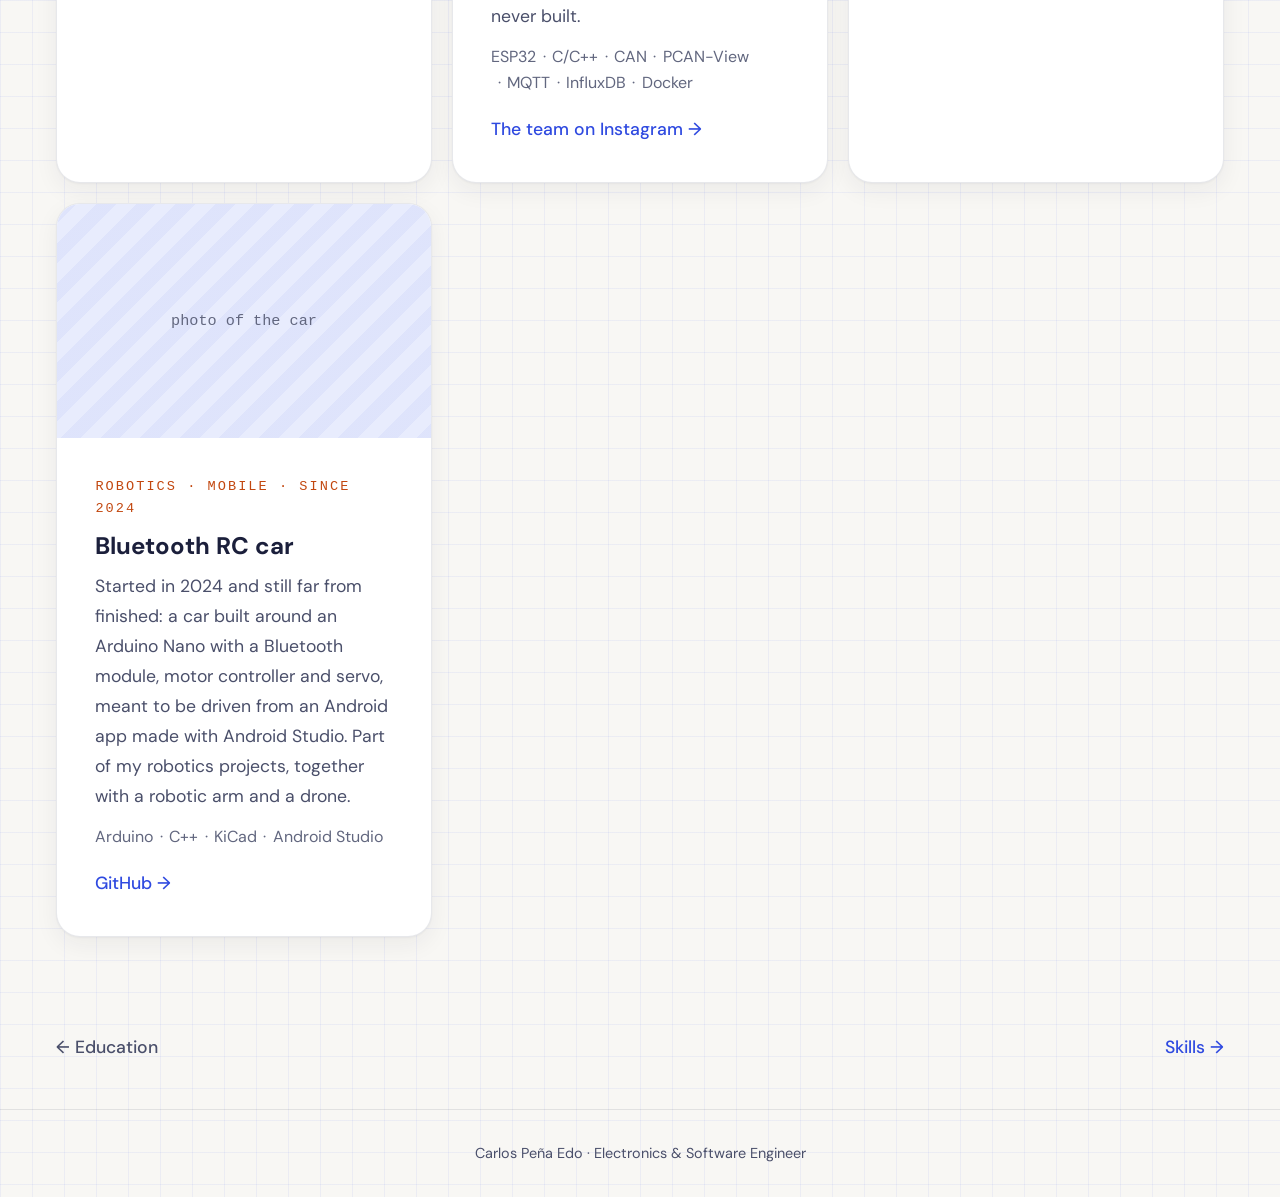
<file: projects.html>
<!DOCTYPE html>
<html lang="en">
    <head>
        <meta charset="UTF-8">
        <meta name="viewport" content="width=device-width, initial-scale=1.0">
        <meta name="description" content="Projects by Carlos Peña Edo — electronics, PCB design, embedded systems, automation and software.">
        <meta name="theme-color" content="#f8f7f4">

        <link rel="preconnect" href="https://fonts.googleapis.com">
        <link rel="preconnect" href="https://fonts.gstatic.com" crossorigin>
        <link rel="stylesheet" href="https://fonts.googleapis.com/css2?family=DM+Sans:wght@400;500;700&family=Instrument+Serif&display=swap">

        <link rel="stylesheet" href="css/common.css">
        <link rel="stylesheet" href="css/projects.css">

        <title>Projects · Carlos Peña Edo</title>
    </head>
    <body>
        <header class="header">
            <a class="header__logo" href="index.html">
                <span class="header__avatar" aria-hidden="true">C</span>
                Carlos
            </a>

            <nav class="header__nav" aria-label="Main">
                <ul class="nav__list">
                    <li><a class="nav__link" href="index.html">About</a></li>
                    <li><a class="nav__link" href="experience.html">Experience</a></li>
                    <li><a class="nav__link" href="education.html">Education</a></li>
                    <li><a class="nav__link is-active" href="projects.html" aria-current="page">Projects</a></li>
                    <li><a class="nav__link" href="skills.html">Skills</a></li>
                    <li><a class="nav__link" href="contact.html">Contact</a></li>
                </ul>
            </nav>
        </header>

        <main>
            <h1 class="page-title">Projects</h1>

            <ul class="projects">
                <li class="card project">
                    <!-- muted + playsinline son obligatorios para que el navegador permita el autoplay -->
                    <div class="project__media"><video src="video/robotic_arm_web.mp4" autoplay muted loop playsinline aria-label="Robotic arm moved with a joystick"></video></div>
                    <div class="project__body">
                        <p class="project__category">Robotics · High school</p>
                        <h2 class="project__title">Robotic arm</h2>
                        <p class="project__description">Built in high school, with no prior experience, no outside help and before AI tools were available: an arm made from wood and micro servos, moved in real time with a joystick connected to an Arduino.</p>
                        <ul class="project__stack" aria-label="Tech stack">
                            <li>Arduino</li>
                            <li>C++</li>
                            <li>Servos</li>
                        </ul>
                    </div>
                </li>

                <li class="card project">
                    <div class="project__media"><video src="video/drone_web.mp4" autoplay muted loop playsinline aria-label="Quadcopter spinning its motors"></video></div>
                    <div class="project__body">
                        <p class="project__category">Robotics · High school</p>
                        <h2 class="project__title">Drone</h2>
                        <p class="project__description">Also built in high school, on my own and without AI tools: a quadcopter on a wooden frame carrying the first PCB I ever designed, controlled over Bluetooth from a phone app I made with MIT App Inventor, a free tool from MIT. It never flew properly because of design mistakes, but it was my starting point in hardware.</p>
                        <ul class="project__stack" aria-label="Tech stack">
                            <li>Arduino</li>
                            <li>C++</li>
                            <li>PCB design</li>
                            <li>Bluetooth</li>
                            <li>MIT App Inventor</li>
                        </ul>
                    </div>
                </li>

                <li class="card project">
                    <div class="project__media"><video src="video/survival-shooter_web.mp4" autoplay muted loop playsinline aria-label="Gameplay of Survival Shooter: a ship with a shield dodging and shooting asteroids"></video></div>
                    <div class="project__body">
                        <p class="project__category">Game · First year</p>
                        <h2 class="project__title">Survival Shooter</h2>
                        <p class="project__description">My first game, made in my first year of university, before AI coding assistants were around: an Asteroids-style space shooter where you fly a ship, destroy asteroids and stars and pick up shields for extra lives. Each player logs in and their scores are saved.</p>
                        <ul class="project__stack" aria-label="Tech stack">
                            <li>Java</li>
                            <li>Swing</li>
                        </ul>
                    </div>
                </li>

                <li class="card project">
                    <div class="project__media"><video src="video/udmt_motorspin_web.mp4" autoplay muted loop playsinline aria-label="Electric motor of the Deusto Moto Team motorbike spinning on a test bench, wired to its motor controller"></video></div>
                    <div class="project__body">
                        <p class="project__category">Electric powertrain · Deusto Moto Team</p>
                        <h2 class="project__title">Motor spin test</h2>
                        <p class="project__description">Bench test of the electric powertrain for Deusto Moto Team's racing motorbike, on a test bench I designed and assembled myself: the motor spinning, driven by its motor controller and powered by the 24S12P test battery, with the high-voltage cabling and the control electronics wired up. It is the step that proves the whole chain works before the motor goes into the bike.</p>
                        <ul class="project__stack" aria-label="Tech stack">
                            <li>Electric motor</li>
                            <li>Motor controller</li>
                            <li>24S12P battery</li>
                            <li>Wiring</li>
                            <li>Testing</li>
                        </ul>
                        <a class="project__link" href="https://www.instagram.com/udeustomototeam/" target="_blank" rel="noopener">The team on Instagram <span aria-hidden="true">→</span></a>
                    </div>
                </li>

                <li class="card project">
                    <div class="project__media"><img src="img/arch.jpg" alt="Hyprland desktop on Arch Linux"></div>
                    <div class="project__body">
                        <p class="project__category">Linux</p>
                        <h2 class="project__title">Arch Linux + Hyprland desktop</h2>
                        <p class="project__description">My own Arch Linux desktop on Hyprland, built entirely from scratch by me: custom SDDM theme, development tools and a pentesting environment. I then automated the whole setup with my dotfiles, so I can reinstall it quickly if I ever lose it.</p>
                        <ul class="project__stack" aria-label="Tech stack">
                            <li>Shell</li>
                            <li>Arch Linux</li>
                            <li>Hyprland</li>
                        </ul>
                        <a class="project__link" href="https://github.com/KaRLiToS3/.dotfiles" target="_blank" rel="noopener">GitHub <span aria-hidden="true">→</span></a>
                    </div>
                </li>

                <li class="card project">
                    <div class="project__media"><img src="img/tank_level_control.jpg" alt="Lab rig with a water tank, a pump and a valve, powered by two bench power supplies"></div>
                    <div class="project__body">
                        <p class="project__category">Industrial automation · Team of 3</p>
                        <h2 class="project__title">PI level control of a water tank</h2>
                        <p class="project__description">Project for Advanced Industrial Automation, in a team of three: a Siemens S7-1500 PLC programmed in TIA Portal keeps the water level of a tank at its setpoint with the PID_Compact block, set up as a PI controller and tuned with its auto-tuning. It holds the level through setpoint changes and disturbances, such as opening the outlet valve. We did every part together, with equal contributions.</p>
                        <ul class="project__stack" aria-label="Tech stack">
                            <li>S7-1500</li>
                            <li>TIA Portal</li>
                            <li>PID_Compact</li>
                        </ul>
                    </div>
                </li>

                <li class="card project">
                    <div class="project__media"><video src="video/ur3e_web.mp4" autoplay muted loop playsinline aria-label="UR3e robot arm picking up green cubes and placing them together on a table"></video></div>
                    <div class="project__body">
                        <p class="project__category">Robotics · Team of 3</p>
                        <h2 class="project__title">UR3e cube stacking</h2>
                        <p class="project__description">Project for Advanced Industrial Automation, in a team of three: a UR3e robot arm that stacks cubes, programmed first from the robot's own console and then in Python over RTDE. My part: the reusable motion functions and the change of base.</p>
                        <ul class="project__stack" aria-label="Tech stack">
                            <li>UR3e</li>
                            <li>Python</li>
                            <li>RTDE</li>
                        </ul>
                    </div>
                </li>

                <li class="card project">
                    <div class="project__media"><img src="img/pulse_amplifier.jpg" alt="Oscilloscope capture of the amplified pulse signal above the breadboard circuit with the infrared sensor and the op-amp"></div>
                    <div class="project__body">
                        <p class="project__category">Analog electronics · Solo</p>
                        <h2 class="project__title">Heart-pulse amplifier</h2>
                        <p class="project__description">Project for Electronic Technology, which I built on my own in December 2025: a TCRT5000 infrared sensor picks up the pulse from a fingertip, a high-pass filter removes the DC component, an LM358 amplifies it with a gain of 1000 and a low-pass filter cleans up the noise. The signal goes from millivolts to volts, checked on an oscilloscope and with an Arduino as a low-cost scope.</p>
                        <ul class="project__stack" aria-label="Tech stack">
                            <li>Op-amp</li>
                            <li>Filters</li>
                            <li>Oscilloscope</li>
                            <li>Arduino</li>
                        </ul>
                    </div>
                </li>

                <li class="card project">
                    <div class="project__media"><img src="img/load_cell.jpg" alt="Round scale with a load cell wired to a breadboard with the amplifier stages and oscilloscope probes"></div>
                    <div class="project__body">
                        <p class="project__category">Instrumentation · Team of 2</p>
                        <h2 class="project__title">Signal conditioning for a scale</h2>
                        <p class="project__description">Project for Electronic Instrumentation, done in a pair: a bridge with a load cell followed by four amplification stages, simulated in PSpice and characterised in the lab. My part: the hardware design.</p>
                        <ul class="project__stack" aria-label="Tech stack">
                            <li>Instrumentation</li>
                            <li>PSpice</li>
                            <li>LM324</li>
                        </ul>
                    </div>
                </li>

                <li class="card project">
                    <div class="project__media"><img src="img/basys3.jpg" alt="Digilent Basys 3 FPGA board"></div>
                    <div class="project__body">
                        <p class="project__category">Digital design · Team of 3</p>
                        <h2 class="project__title">FPGA-controlled vehicle</h2>
                        <p class="project__description">Project for Programmable Logic, in a team of three, graded 10 out of 10: a vehicle controlled by a Basys 3 FPGA. My part was the steering: a potentiometer read through the XADC, a filter and the PWM signal for the servo. The group added the ultrasonic sensors and the automatic braking.</p>
                        <ul class="project__stack" aria-label="Tech stack">
                            <li>VHDL</li>
                            <li>Basys 3</li>
                            <li>XADC</li>
                        </ul>
                    </div>
                </li>

                <li class="card project">
                    <div class="project__media"><video src="video/stm32_rfid_web.mp4" autoplay muted loop playsinline aria-label="RFID tags held up to a reader wired to a microcontroller board, with an LCD showing the result"></video></div>
                    <div class="project__body">
                        <p class="project__category">Embedded · Team of 3</p>
                        <h2 class="project__title">Access control with STM32 and RFID</h2>
                        <p class="project__description">Project for Microprocessors, in a team of three: an access control system on an STM32, with a barrier moved by a servo and an LCD screen. My part was the RFID reader, porting a C++ library to C.</p>
                        <ul class="project__stack" aria-label="Tech stack">
                            <li>STM32</li>
                            <li>C</li>
                            <li>RFID</li>
                        </ul>
                    </div>
                </li>

                <li class="card project">
                    <div class="project__media"><img src="img/pcb_render.jpg" alt="3D render of the motorbike control PCB"></div>
                    <div class="project__body">
                        <p class="project__category">Hardware · PCB</p>
                        <h2 class="project__title">Motorbike control board</h2>
                        <p class="project__description">Deusto Moto Team's central PCB, designed in KiCad: a 4-layer board built around an ESP32-S3 that manages the states of the bike. It includes the shutdown chain and reads GPS, IMU, Hall-effect and temperature sensors. The first version is manufactured; the second is in design.</p>
                        <ul class="project__stack" aria-label="Tech stack">
                            <li>KiCad</li>
                            <li>ESP32-S3</li>
                            <li>4-layer PCB</li>
                            <li>C/C++</li>
                        </ul>
                    </div>
                </li>

                <li class="card project">
                    <div class="project__media"><img src="img/kicadcomponent.jpg" alt="kicadcomponent listing the components of a KiCad library"></div>
                    <div class="project__body">
                        <p class="project__category">Tooling · Python</p>
                        <h2 class="project__title">kicadcomponent</h2>
                        <p class="project__description">Command-line tool that adds and removes LCSC/EasyEDA components in a KiCad project, keeping symbol, footprint and 3D model in sync. I wrote the functional specification and published it on PyPI; the code was written by an AI.</p>
                        <ul class="project__stack" aria-label="Tech stack">
                            <li>Python</li>
                            <li>KiCad</li>
                            <li>PyPI</li>
                            <li>AI-written code</li>
                        </ul>
                        <a class="project__link" href="https://github.com/KaRLiToS3/kicadcomponent" target="_blank" rel="noopener">GitHub <span aria-hidden="true">→</span></a>
                    </div>
                </li>

                <li class="card project">
                    <div class="project__media project__media--logo"><img src="img/hack-the-box.png" alt="Hack The Box logo"></div>
                    <div class="project__body">
                        <p class="project__category">Cybersecurity</p>
                        <h2 class="project__title">Hack The Box labs</h2>
                        <p class="project__description">Courses and vulnerable machines on Hack The Box to learn networking, Linux and offensive security, working from my own Kali Linux setup.</p>
                        <ul class="project__stack" aria-label="Tech stack">
                            <li>Kali Linux</li>
                            <li>Networking</li>
                            <li>Shell</li>
                        </ul>
                    </div>
                </li>

                <li class="card project">
                    <div class="project__media"><span class="header__avatar project__avatar" aria-hidden="true">C</span></div>
                    <div class="project__body">
                        <p class="project__category">Web</p>
                        <h2 class="project__title">This portfolio</h2>
                        <p class="project__description">Hand-written HTML and CSS, without frameworks, to learn web layout from the ground up: grid, flexbox and responsive design.</p>
                        <ul class="project__stack" aria-label="Tech stack">
                            <li>HTML</li>
                            <li>CSS</li>
                        </ul>
                        <a class="project__link" href="https://github.com/KaRLiToS3/my-portfolio" target="_blank" rel="noopener">GitHub <span aria-hidden="true">→</span></a>
                    </div>
                </li>

                <li class="card project">
                    <div class="project__media project__media--top"><img src="img/Shell.png" alt="Shell session running ls, echo and cat"></div>
                    <div class="project__body">
                        <p class="project__category">Systems · C</p>
                        <h2 class="project__title">Unix shell</h2>
                        <p class="project__description">A small shell written in C that reads commands, splits them into arguments and runs them in child processes with fork and execvp.</p>
                        <ul class="project__stack" aria-label="Tech stack">
                            <li>C</li>
                            <li>POSIX</li>
                            <li>Make</li>
                        </ul>
                        <a class="project__link" href="https://github.com/KaRLiToS3/Shell" target="_blank" rel="noopener">GitHub <span aria-hidden="true">→</span></a>
                    </div>
                </li>

                <li class="card project">
                    <!-- Cuando tengas una captura tuya (p. ej. de PCAN-View), cambia el texto por <img src="img/..." alt="..."> -->
                    <div class="project__media">CAN · MQTT · InfluxDB</div>
                    <div class="project__body">
                        <p class="project__category">Embedded · IoT</p>
                        <h2 class="project__title">MotoStudent telemetry test</h2>
                        <p class="project__description">First test of the telemetry for Deusto Moto Team's electric racing motorbike: I read the ECU's CAN frames with PCAN-View and sent test messages from an ESP32 over MQTT (Mosquitto) to InfluxDB, all running in Docker. It stayed at this first test; the dashboards were never built.</p>
                        <ul class="project__stack" aria-label="Tech stack">
                            <li>ESP32</li>
                            <li>C/C++</li>
                            <li>CAN</li>
                            <li>PCAN-View</li>
                            <li>MQTT</li>
                            <li>InfluxDB</li>
                            <li>Docker</li>
                        </ul>
                        <a class="project__link" href="https://www.instagram.com/udeustomototeam/" target="_blank" rel="noopener">The team on Instagram <span aria-hidden="true">→</span></a>
                    </div>
                </li>

                <li class="card project">
                    <div class="project__media">QEMU boot screen</div>
                    <div class="project__body">
                        <p class="project__category">Low level · Exploration</p>
                        <h2 class="project__title">Hello World kernel</h2>
                        <p class="project__description">An exploration, not a finished project: a minimal x86 kernel in C, booted with GRUB in QEMU, to understand what happens between the power button and the first line on screen.</p>
                        <ul class="project__stack" aria-label="Tech stack">
                            <li>C</li>
                            <li>GRUB</li>
                            <li>QEMU</li>
                        </ul>
                        <a class="project__link" href="https://github.com/KaRLiToS3/Kernel" target="_blank" rel="noopener">GitHub <span aria-hidden="true">→</span></a>
                    </div>
                </li>

                <li class="card project">
                    <div class="project__media">photo of the car</div>
                    <div class="project__body">
                        <p class="project__category">Robotics · Mobile · Since 2024</p>
                        <h2 class="project__title">Bluetooth RC car</h2>
                        <p class="project__description">Started in 2024 and still far from finished: a car built around an Arduino Nano with a Bluetooth module, motor controller and servo, meant to be driven from an Android app made with Android Studio. Part of my robotics projects, together with a robotic arm and a drone.</p>
                        <ul class="project__stack" aria-label="Tech stack">
                            <li>Arduino</li>
                            <li>C++</li>
                            <li>KiCad</li>
                            <li>Android Studio</li>
                        </ul>
                        <a class="project__link" href="https://github.com/KaRLiToS3/car-pcb-schematics" target="_blank" rel="noopener">GitHub <span aria-hidden="true">→</span></a>
                    </div>
                </li>
            </ul>

            <nav class="pager" aria-label="Pages">
                <a class="pager__link" href="education.html"><span aria-hidden="true">←</span> Education</a>
                <a class="pager__link pager__link--next" href="skills.html">Skills <span aria-hidden="true">→</span></a>
            </nav>
        </main>

        <footer class="footer">
            <p>Carlos Peña Edo · Electronics &amp; Software Engineer</p>
        </footer>
    </body>
</html>
</file>
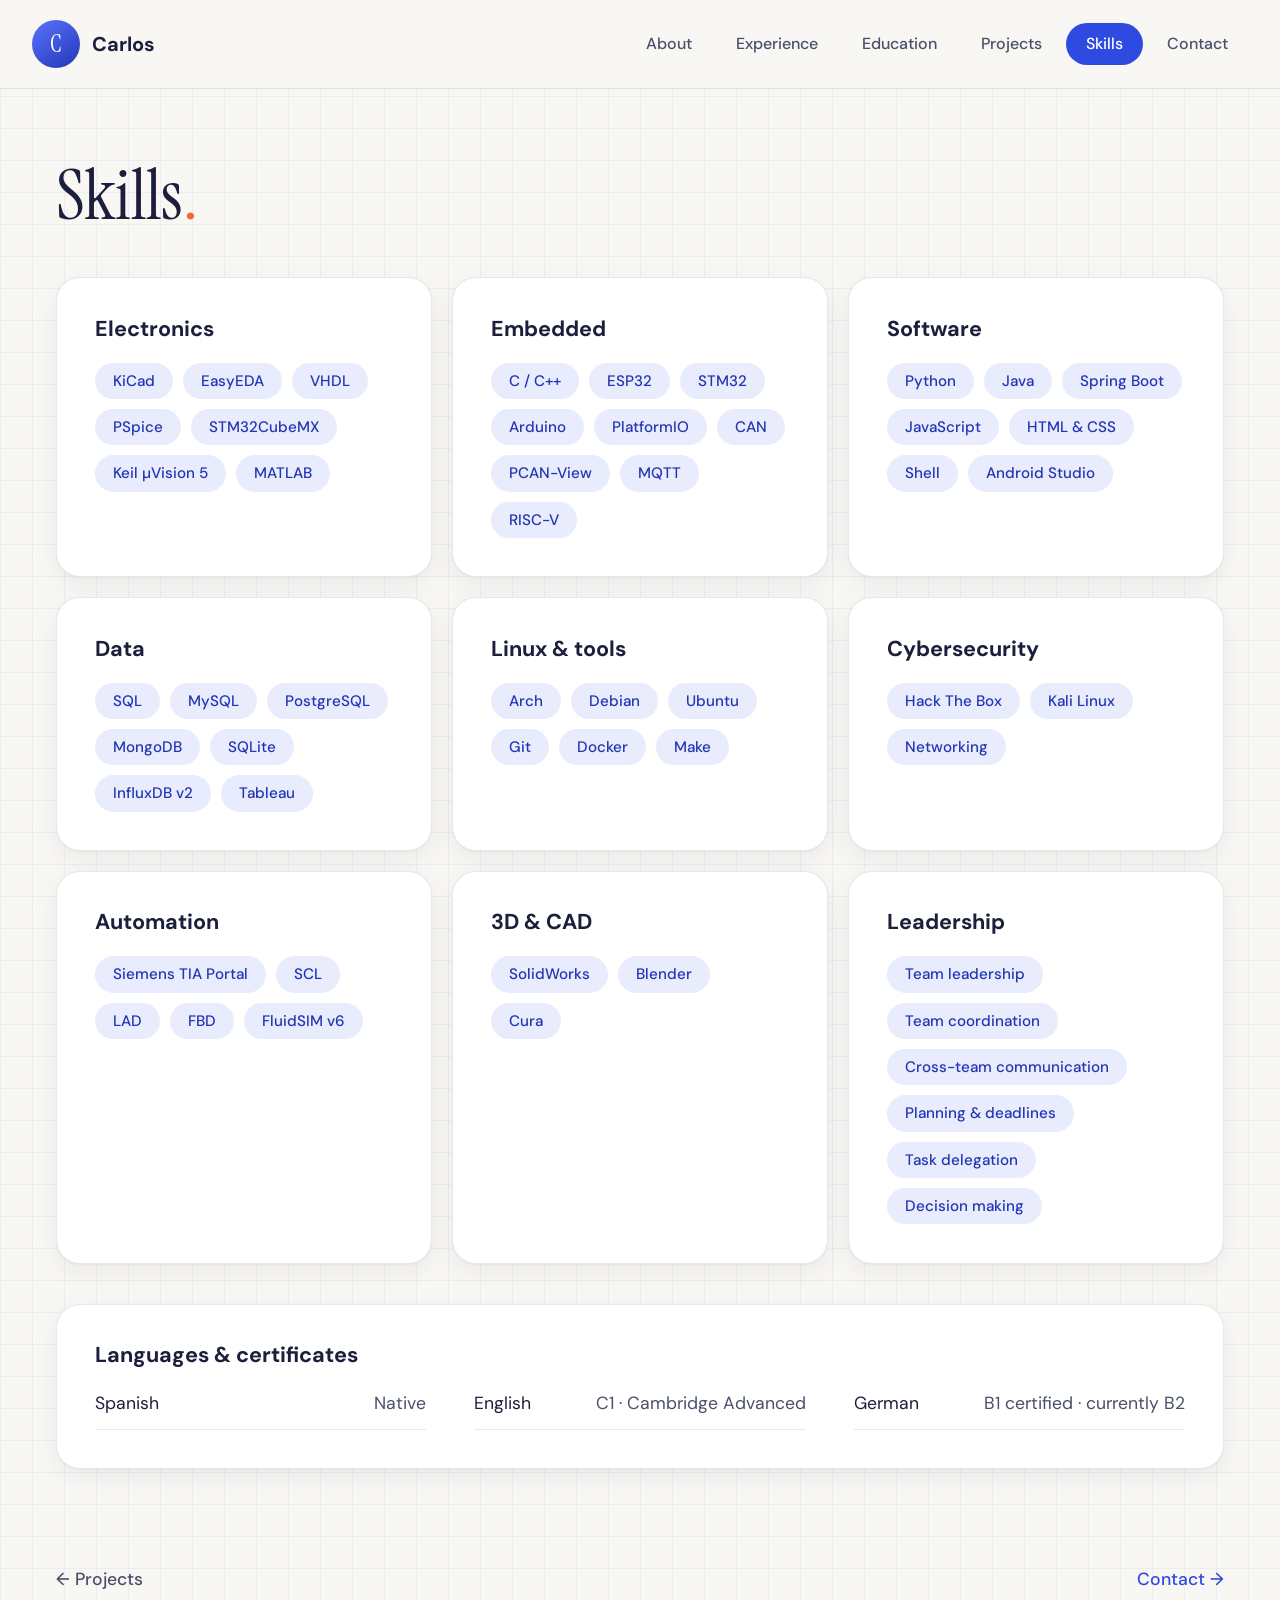
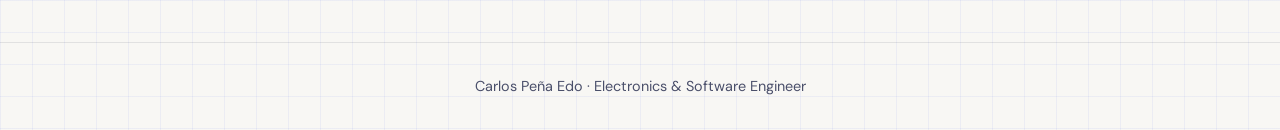
<file: skills.html>
<!DOCTYPE html>
<html lang="en">
    <head>
        <meta charset="UTF-8">
        <meta name="viewport" content="width=device-width, initial-scale=1.0">
        <meta name="description" content="Skills of Carlos Peña Edo — electronics, embedded systems, software, languages and certificates.">
        <meta name="theme-color" content="#f8f7f4">

        <link rel="preconnect" href="https://fonts.googleapis.com">
        <link rel="preconnect" href="https://fonts.gstatic.com" crossorigin>
        <link rel="stylesheet" href="https://fonts.googleapis.com/css2?family=DM+Sans:wght@400;500;700&family=Instrument+Serif&display=swap">

        <link rel="stylesheet" href="css/common.css">
        <link rel="stylesheet" href="css/skills.css">

        <title>Skills · Carlos Peña Edo</title>
    </head>
    <body>
        <header class="header">
            <a class="header__logo" href="index.html">
                <span class="header__avatar" aria-hidden="true">C</span>
                Carlos
            </a>

            <nav class="header__nav" aria-label="Main">
                <ul class="nav__list">
                    <li><a class="nav__link" href="index.html">About</a></li>
                    <li><a class="nav__link" href="experience.html">Experience</a></li>
                    <li><a class="nav__link" href="education.html">Education</a></li>
                    <li><a class="nav__link" href="projects.html">Projects</a></li>
                    <li><a class="nav__link is-active" href="skills.html" aria-current="page">Skills</a></li>
                    <li><a class="nav__link" href="contact.html">Contact</a></li>
                </ul>
            </nav>
        </header>

        <main>
            <h1 class="page-title">Skills</h1>

            <ul class="skills">
                <li class="card skill-group">
                    <h2 class="skill-group__title">Electronics</h2>
                    <ul class="tag-list">
                        <li class="tag">KiCad</li>
                        <li class="tag">EasyEDA</li>
                        <li class="tag">VHDL</li>
                        <li class="tag">PSpice</li>
                        <li class="tag">STM32CubeMX</li>
                        <li class="tag">Keil µVision 5</li>
                        <li class="tag">MATLAB</li>
                    </ul>
                </li>

                <li class="card skill-group">
                    <h2 class="skill-group__title">Embedded</h2>
                    <ul class="tag-list">
                        <li class="tag">C / C++</li>
                        <li class="tag">ESP32</li>
                        <li class="tag">STM32</li>
                        <li class="tag">Arduino</li>
                        <li class="tag">PlatformIO</li>
                        <li class="tag">CAN</li>
                        <li class="tag">PCAN-View</li>
                        <li class="tag">MQTT</li>
                        <li class="tag">RISC-V</li>
                    </ul>
                </li>

                <li class="card skill-group">
                    <h2 class="skill-group__title">Software</h2>
                    <ul class="tag-list">
                        <li class="tag">Python</li>
                        <li class="tag">Java</li>
                        <li class="tag">Spring Boot</li>
                        <li class="tag">JavaScript</li>
                        <li class="tag">HTML &amp; CSS</li>
                        <li class="tag">Shell</li>
                        <li class="tag">Android Studio</li>
                    </ul>
                </li>

                <li class="card skill-group">
                    <h2 class="skill-group__title">Data</h2>
                    <ul class="tag-list">
                        <li class="tag">SQL</li>
                        <li class="tag">MySQL</li>
                        <li class="tag">PostgreSQL</li>
                        <li class="tag">MongoDB</li>
                        <li class="tag">SQLite</li>
                        <li class="tag">InfluxDB v2</li>
                        <li class="tag">Tableau</li>
                    </ul>
                </li>

                <li class="card skill-group">
                    <h2 class="skill-group__title">Linux &amp; tools</h2>
                    <ul class="tag-list">
                        <li class="tag">Arch</li>
                        <li class="tag">Debian</li>
                        <li class="tag">Ubuntu</li>
                        <li class="tag">Git</li>
                        <li class="tag">Docker</li>
                        <li class="tag">Make</li>
                    </ul>
                </li>

                <li class="card skill-group">
                    <h2 class="skill-group__title">Cybersecurity</h2>
                    <ul class="tag-list">
                        <li class="tag">Hack The Box</li>
                        <li class="tag">Kali Linux</li>
                        <li class="tag">Networking</li>
                    </ul>
                </li>

                <li class="card skill-group">
                    <h2 class="skill-group__title">Automation</h2>
                    <ul class="tag-list">
                        <li class="tag">Siemens TIA Portal</li>
                        <li class="tag">SCL</li>
                        <li class="tag">LAD</li>
                        <li class="tag">FBD</li>
                        <li class="tag">FluidSIM v6</li>
                    </ul>
                </li>

                <li class="card skill-group">
                    <h2 class="skill-group__title">3D &amp; CAD</h2>
                    <ul class="tag-list">
                        <li class="tag">SolidWorks</li>
                        <li class="tag">Blender</li>
                        <li class="tag">Cura</li>
                    </ul>
                </li>

                <li class="card skill-group">
                    <h2 class="skill-group__title">Leadership</h2>
                    <ul class="tag-list">
                        <li class="tag">Team leadership</li>
                        <li class="tag">Team coordination</li>
                        <li class="tag">Cross-team communication</li>
                        <li class="tag">Planning &amp; deadlines</li>
                        <li class="tag">Task delegation</li>
                        <li class="tag">Decision making</li>
                    </ul>
                </li>

            </ul>

            <section class="card languages" aria-labelledby="languages-title">
                <h2 class="languages__title" id="languages-title">Languages &amp; certificates</h2>
                <dl class="languages__list">
                    <div class="languages__item">
                        <dt>Spanish</dt>
                        <dd>Native</dd>
                    </div>
                    <div class="languages__item">
                        <dt>English</dt>
                        <dd>C1 · Cambridge Advanced</dd>
                    </div>
                    <div class="languages__item">
                        <dt>German</dt>
                        <dd>B1 certified · currently B2</dd>
                    </div>
                </dl>
            </section>

            <nav class="pager" aria-label="Pages">
                <a class="pager__link" href="projects.html"><span aria-hidden="true">←</span> Projects</a>
                <a class="pager__link pager__link--next" href="contact.html">Contact <span aria-hidden="true">→</span></a>
            </nav>
        </main>

        <footer class="footer">
            <p>Carlos Peña Edo · Electronics &amp; Software Engineer</p>
        </footer>
    </body>
</html>
</file>
<file: css/common.css>
:root {
    color-scheme: light;              /* scrollbars y controles de formulario en versión clara */

    --color-bg: #f8f7f4;              /* blanco roto, más cálido que #fff */
    --color-surface: #ffffff;
    --color-border: rgb(27 31 59 / 0.1);
    --color-border-strong: rgb(27 31 59 / 0.2);
    --color-text: #1b1f3b;            /* azul tinta casi negro */
    --color-muted: #4a4f6a;
    --color-subtle: #62677f;
    --color-header-bg: rgb(248 247 244 / 0.8);
    --color-grid: rgb(47 74 224 / 0.06);

    --color-accent: #2f4ae0;          /* azul cobalto: enlaces, botones, menú */
    --color-accent-strong: #2236b5;
    --color-accent-soft: #e8ecfd;
    --color-on-accent: #ffffff;       /* texto encima del azul */
    --color-signal: #f26b38;          /* naranja: solo detalles decorativos */
    --color-signal-text: #c2470f;     /* naranja más oscuro para que se lea como texto */
    --color-signal-soft: #fff0e8;

    --shadow: 0 1px 2px rgb(27 31 59 / 0.04), 0 8px 24px rgb(27 31 59 / 0.06);

    --font-sans: "DM Sans", system-ui, sans-serif;
    --font-serif: "Instrument Serif", serif;
    --font-mono: ui-monospace, monospace;

    --radius: 1.5rem;
    --page-width: 1200px;
}

/* Reset inicial para que el navegador no tome estilos predeterminados */

*, *::before, *::after { box-sizing: border-box; }
body, h1, h2, h3, p, ul, ol, dl, dd { margin: 0; }
ul, ol { padding: 0; list-style: none; }
img { display: block; max-width: 100%; }
a { color: inherit; text-decoration: none; }
button, input, select, textarea { font: inherit; }   /* los formularios no heredan la fuente por defecto */
button { cursor: pointer; }


/* Común */

body {
    font-family: var(--font-sans);
    background-color: var(--color-bg);
    background-image:                 /* cuadrícula de plano: una línea horizontal y otra vertical cada 2rem */
        linear-gradient(var(--color-grid) 1px, transparent 1px),
        linear-gradient(90deg, var(--color-grid) 1px, transparent 1px);
    background-size: 2rem 2rem;
    color: var(--color-text);
    line-height: 1.6;
}

::selection {
    background-color: var(--color-accent-soft);
    color: var(--color-accent-strong);
}

main {
    max-width: var(--page-width);
    margin-inline: auto;
    padding-inline: 1rem;
}

h1, h2 {
    font-family: var(--font-serif);
    font-weight: 400;
    line-height: 1.2;
}

p {
    font-family: var(--font-sans);
    font-weight: 400;
    color: var(--color-muted);
}

/* Header */

.header {
    display: flex;
    align-items: center;
    justify-content: space-between;
    gap: 1.5rem;
    padding: 1.25rem 2rem;
    position: sticky;
    top: 0;
    z-index: 10;                      /* por encima de las imágenes posicionadas de las cards */
    border-bottom: 1px solid var(--color-border);
    background: var(--color-header-bg);
    backdrop-filter: blur(10px);
}

.header__logo {
    display: flex;
    align-items: center;
    gap: 0.75rem;
    font-weight: 700;
    font-size: 1.25rem;
}

.header__avatar {
    display: grid;
    place-items: center;
    width: 3rem;
    height: 3rem;
    border-radius: 50%;
    background: linear-gradient(145deg, #5b74ff, var(--color-accent-strong));
    color: var(--color-on-accent);
    font-family: var(--font-serif);
    font-size: 1.5rem;
    font-weight: 400;
}

.nav__list{
    display: flex;
    gap: 0.25rem;
}

.nav__link {
    display: block;
    padding: 0.5rem 1.25rem;
    border-radius: 999px;
    color: var(--color-muted);
    font-weight: 500;
    transition: color 0.2s, background-color 0.2s;
}

.nav__link:hover {
    background-color: var(--color-accent-soft);
    color: var(--color-accent-strong);
}

.nav__link.is-active {
    background: var(--color-accent);
    color: var(--color-on-accent);
}

/* Footer */
.footer {
    text-align: center;
    align-items: center;
    padding: 2rem 1rem;
    border-top: 1px solid var(--color-border);
    color: var(--color-muted);
    font-size: 0.9rem;
}

/* Card */
.card {
    background-color: var(--color-surface);
    border: 1px solid var(--color-border);
    border-radius: var(--radius);
    box-shadow: var(--shadow);        /* en fondo claro la sombra separa la card del fondo */
}

/* Buttons */
.btn {
    display: inline-block;
    padding: 0.875rem 1.75rem;
    border: 1px solid transparent;    /* mismo tamaño en todas las variantes */
    border-radius: 999px;
    font-weight: 500;
    text-align: center;
    transition: background-color 0.2s, border-color 0.2s, color 0.2s;
}

.btn:focus-visible {
    outline: 2px solid var(--color-accent);
    outline-offset: 3px;
}

.btn--solid {
    background-color: var(--color-accent);
    color: var(--color-on-accent);
}

.btn--solid:hover {
    background-color: var(--color-accent-strong);
}

.btn--outline {
    border-color: var(--color-border-strong);
    background-color: var(--color-surface);
    color: var(--color-text);
}

.btn--outline:hover {
    border-color: var(--color-accent);
    color: var(--color-accent-strong);
}

@media (max-width: 768px) {
    .header__nav {
        overflow-x: auto;
    }
}

/* Page title (páginas interiores) */
.page-title {
    margin-block: 4rem 2.5rem;
    font-size: clamp(2.75rem, 2rem + 3vw, 4.5rem);
}

.page-title::after {
    content: ".";                     /* punto final decorativo en naranja: «Projects.» */
    color: var(--color-signal);
}

/* Tags */
.tag-list {
    display: flex;
    flex-wrap: wrap;
    gap: 0.625rem;
}

.tag {
    padding: 0.375rem 1.125rem;
    border-radius: 999px;
    background-color: var(--color-accent-soft);   /* versión suave del azul del menú */
    color: var(--color-accent-strong);
    font-size: 0.95rem;
    font-weight: 500;
}

/* Pager: anterior / siguiente al final de cada página */
.pager {
    display: flex;
    justify-content: space-between;
    gap: 1rem;
    margin-block: 6rem 3rem;
    font-size: 1.1rem;
    font-weight: 500;
}

.pager__link {
    color: var(--color-muted);
    transition: color 0.2s;
}

.pager__link--next {
    margin-left: auto;                /* se queda a la derecha aunque no haya enlace anterior */
    color: var(--color-accent);
}

.pager__link:hover {
    color: var(--color-accent-strong);
}
</file>
<file: css/index.css>
/* Común */
h2 {
    margin-bottom: 2rem;
    font-family: var(--font-mono);
    font-size: 0.95rem;
    letter-spacing: 0.2em;
    text-transform: uppercase;
    color: var(--color-signal-text);
}

.section {
    margin-top: 2 rem;
    padding: 2.5rem 0;
    border-top: 1px solid var(--color-border);
}

/* Intro */
.intro {
    display: grid;
    grid-template-columns: 3fr 2fr;   /* mismo 60/40, pero el gap se descuenta solo */
    gap: 3rem;
    align-items: center;              /* centra texto e imagen en vertical */
}

.intro__title {
    font-size: clamp(2.25rem, 1.5rem + 3vw, 5rem);
    margin-bottom: 1rem;
}

.intro__actions {
    display: flex;
    gap: 1rem;
    margin-top: 2rem;
}

.intro__description {
    font-size: clamp(1rem, 0.75rem + 1vw, 1.25rem);
    line-height: 1.5;
    color: var(--color-muted);
    text-align: justify;
    hyphens: auto;                    /* parte palabras con guion para evitar huecos grandes al justificar */
}

.intro__image img {
    width: 100%;
    aspect-ratio: 0.8;
    object-fit: cover;                /* recorta en vez de deformar */
    border-radius: var(--radius);
}

@media (max-width: 768px) {
    .intro {
        grid-template-columns: 1fr;   /* en móvil todo en una columna */
    }
    .intro__image {
        max-width: 24rem;             /* la foto ya es 4:5 (aspect-ratio 0.8), así no ocupa media pantalla en tablet */
        justify-self: center;             /* centra la foto en la columna */
    }
    .intro__actions {
        justify-content: center;      /* centra los botones en la columna */
    }
}

/* Facts */
.facts {
    margin-top: 5rem;
}

.facts__list {
    display: grid;
    grid-template-columns: repeat(auto-fit, minmax(13rem, 1fr));   /* 4 columnas en escritorio, bajan solas en móvil */
    gap: 1.25rem;
}

.facts__item {
    display: flex;
    flex-direction: column;
    gap: 0.25rem;
    padding: 1.5rem 2rem;
}

.facts__label {
    font-size: 0.95rem;
    color: var(--color-muted);
}

.facts__value {
    font-size: 1.25rem;
    font-weight: 500;
    line-height: 1.3;
}

/* Specializations */
.specializations {
    margin-top: 7rem;
}

.specializations__list {
    display: grid;
    grid-template-columns: repeat(auto-fit, minmax(18rem, 1fr));
    gap: 1.25rem;
}

.specializations__item {
    padding: 2.5rem;
}

.specializations__item-number {
    font-family: var(--font-mono);
    font-size: 0.9rem;
    color: var(--color-signal-text);
}

.specializations__item-title {
    margin-block: 1rem;
    font-size: 1.75rem;
    font-weight: 700;
    line-height: 1.2;
}

.specializations__item-description {
    font-size: 1.1rem;
    line-height: 1.8;
}

/* My-Story */
.my-story__content {
    display: grid;
    grid-template-columns: 3fr 1fr;
    gap: 1.5rem;
}
.my-story__description {
    font-size: 1.1rem;
    line-height: 1.8;
    align-self: center;
    text-align: justify;
    hyphens: auto;
}

.my-story__figure {
    margin: 0; /* figure trae margen por defecto */
    align-self: center;
}

.my-story__image {
    border-radius: 2rem;
}

.my-story__caption {
    margin-top: 0.5rem;
    font-size: 0.9rem;
    color: var(--color-muted);
    text-align: center;
}

@media (max-width: 768px) {
    .my-story__content {
        grid-template-columns: 1fr;
    }
    .my-story__image {
        width: 100%;
        aspect-ratio: 1.5;
        object-fit: cover;
    }
}

/* Milestones */
.milestones__item {
    display: grid;
    grid-template-columns: 10rem 1fr; /* año fijo | descripción ocupa el resto */
    gap: 1.5rem;
    align-items: baseline;
    padding: 1rem 1.5rem;
}

@media (max-width: 768px) {
    .milestones__item {
        grid-template-columns: 4rem 1fr;   /* en móvil el año ocupa menos y deja sitio al texto */
        gap: 1rem;
        padding-inline: 0;
    }
}

.milestones__item strong::after {
    content: " ·";
    color: var(--color-muted);
}

.milestones__item time {
    font-family: var(--font-mono);
    color: var(--color-accent);
}

.milestones__description {
    color: var(--color-muted);
}

.milestones__description strong {
    color: var(--color-text);
    font-weight: 500;
}

/* Extras */
.extras {
    display: grid;
    grid-template-columns: repeat(auto-fit, minmax(20rem, 1fr));   /* 2 columnas en escritorio, 1 en móvil */
    gap: 1.25rem;
}

.now,
.hobbies {
    padding: 2.5rem 3rem;
}

.now__list {
    display: flex;
    flex-direction: column;
    gap: 0.75rem;
    font-size: 1.15rem;
}

.now__row dt,
.now__row dd {
    display: inline;                  /* dt y dd son de bloque: los ponemos en la misma línea */
}

.now__row dt {
    font-weight: 500;
}

.now__row dd {
    color: var(--color-muted);
}

.now__row dd::before {
    content: "· ";                    /* separador decorativo, no forma parte del contenido */
}

.hobbies__description {
    font-size: 1.15rem;
    line-height: 1.7;
    color: var(--color-muted);
}

.hobbies__list {
    display: flex;
    flex-wrap: wrap;
    gap: 0.75rem;
    margin-top: 1.5rem;
}

.hobbies__item {
    padding: 0.5rem 1.25rem;
    border-radius: 999px;
    background-color: var(--color-signal-soft);   /* naranja suave para diferenciarlos de los tags azules */
}

/* CTA */
.cta {
    display: flex;
    flex-wrap: wrap;                  /* en móvil el botón baja debajo del título */
    align-items: center;
    justify-content: space-between;
    gap: 2rem;
    margin-bottom: 4rem;
    padding: 3rem 4rem;
    border-color: transparent;
    background-color: var(--color-accent);
    background-image:                 /* la misma cuadrícula del fondo, en blanco */
        linear-gradient(rgb(255 255 255 / 0.08) 1px, transparent 1px),
        linear-gradient(90deg, rgb(255 255 255 / 0.08) 1px, transparent 1px);
    background-size: 2rem 2rem;
}

.cta__title {
    margin: 0;                        /* anula el estilo de etiqueta de los h2 */
    font-family: var(--font-serif);
    font-size: clamp(1.75rem, 1rem + 2vw, 2.75rem);
    letter-spacing: normal;
    text-transform: none;
    color: var(--color-on-accent);
}

.cta .btn--solid {                    /* sobre fondo azul, el botón se invierte: blanco con texto azul */
    background-color: var(--color-surface);
    color: var(--color-accent-strong);
}

.cta .btn--solid:hover {
    background-color: var(--color-accent-soft);
}

.cta .btn:focus-visible {
    outline-color: var(--color-on-accent);
}
</file>
<file: css/contact.css>
/* Común */
.contact,
.message {
    padding: clamp(1.75rem, 5vw, 4rem);
}

/* Contact */
.contact {
    margin-top: 4rem;
}

.contact__title {
    font-size: clamp(2.75rem, 1.5rem + 4vw, 5.5rem);
    line-height: 1.1;
}

.contact__description {
    margin-top: 2.5rem;
    font-size: clamp(1.1rem, 1rem + 0.5vw, 1.3rem);
    line-height: 1.7;
    text-align: justify;
}

.contact__links {
    display: grid;
    grid-template-columns: repeat(auto-fit, minmax(min(13rem, 100%), 1fr));
    gap: 1rem;
    margin-top: 3rem;
}

.contact__link {
    display: flex;
    flex-direction: column;
    gap: 0.25rem;
    height: 100%;                     /* todas las tarjetas igual de altas */
    padding: 1.5rem 1.75rem;
    border: 1px solid transparent;    /* reserva el hueco del borde que aparece en hover */
    border-radius: 1.25rem;
    background-color: var(--color-accent-soft);
    color: var(--color-text);
    transition: transform 0.2s, border-color 0.2s;
}

.contact__link:hover {
    transform: translateY(-3px);
    border-color: var(--color-accent);
}

.contact__link:focus-visible {
    outline: 2px solid var(--color-accent);
    outline-offset: 3px;
}

.contact__link-label {
    color: var(--color-accent-strong);
}

.contact__link-value {
    font-size: 1.15rem;
    font-weight: 700;
    overflow-wrap: anywhere;          /* un email largo parte línea en vez de salirse */
}

/* Message (formulario) */
.message {
    margin-top: 1.25rem;
}

.message__title {
    margin-bottom: 2rem;
    font-family: var(--font-sans);
    font-size: 1.5rem;
    font-weight: 700;
}

.message__form {
    display: grid;
    grid-template-columns: 1fr 1fr;   /* nombre | email */
    gap: 1.25rem;
}

.message__field {
    display: flex;
    flex-direction: column;
    gap: 0.5rem;
}

.message__field--full,
.message__check,
.message__submit {
    grid-column: 1 / -1;              /* ocupa las dos columnas */
}

.message__label {
    font-weight: 500;
    color: var(--color-muted);
}

.message__input {
    width: 100%;
    padding: 0.875rem 1.25rem;
    border: 1px solid var(--color-border-strong);
    border-radius: 1rem;
    background-color: var(--color-bg);
    color: var(--color-text);
    transition: border-color 0.2s;
}

.message__input::placeholder {
    color: var(--color-subtle);
}

.message__input:hover {
    border-color: var(--color-accent);
}

.message__input:focus-visible {
    outline: 2px solid var(--color-accent);
    outline-offset: 2px;
}

textarea.message__input {
    resize: vertical;                 /* solo se puede agrandar hacia abajo */
}

select.message__input {
    cursor: pointer;
}

/* Radio buttons y checkbox */
.message__choices {
    min-width: 0;                     /* quita los estilos que el navegador pone por defecto al fieldset */
    margin: 0;
    padding: 0;
    border: 0;
}

.message__choices legend {
    padding: 0;
    margin-bottom: 0.5rem;
}

.message__options {
    display: flex;
    flex-wrap: wrap;
    gap: 0.5rem 1.5rem;
    padding-block: 0.875rem;          /* misma altura que los inputs de al lado */
}

.message__option,
.message__check {
    display: flex;
    align-items: center;
    gap: 0.625rem;
    color: var(--color-muted);
    cursor: pointer;
}

.message__option input,
.message__check input {
    flex-shrink: 0;                   /* la casilla no se aplasta si el texto ocupa dos líneas */
    width: 1.15rem;
    height: 1.15rem;
    accent-color: var(--color-accent);   /* colorea la marca con el azul del tema */
    cursor: pointer;
}

.message__submit {
    justify-self: start;              /* el botón no se estira a todo el ancho */
    margin-top: 0.5rem;
}

@media (max-width: 768px) {
    .message__form {
        grid-template-columns: 1fr;
    }
}
</file>
<file: css/education.css>
/* Degrees */
.degrees {
    display: grid;
    grid-template-columns: repeat(auto-fit, minmax(min(20rem, 100%), 1fr));   /* min() evita que se salga en pantallas estrechas */
    gap: 1.25rem;
}

.degree {
    display: flex;
    flex-direction: column;
    gap: 1rem;
    padding: clamp(1.75rem, 4vw, 3rem);
}

.degree__period {
    font-family: var(--font-mono);
    font-size: 0.9rem;
    color: var(--color-signal-text);
}

.degree__title {
    font-size: clamp(1.75rem, 1.25rem + 1.5vw, 2.25rem);
}

.degree__place,
.degree__description {
    font-size: 1.1rem;
}

.degree__tags {
    margin-top: 0.5rem;
}
</file>
<file: css/experience.css>
/* Jobs */
.jobs {
    display: flex;
    flex-direction: column;
    gap: 1.25rem;
}

.job {
    display: grid;
    grid-template-columns: auto 1fr;  /* logo | puesto y tareas */
    gap: clamp(1.5rem, 4vw, 3rem);
    align-items: start;               /* el logo no se estira hasta el alto de la card */
    padding: clamp(1.75rem, 4vw, 3rem);
}

.job__logo {
    display: grid;
    place-items: center;
    align-self: center;
    width: clamp(6rem, 14vw, 10rem);
    aspect-ratio: 1;
    overflow: hidden;                 /* el logo respeta las esquinas redondeadas */
    border: 1px solid var(--color-border);
    border-radius: 1.25rem;
    background-color: var(--color-bg);
    background-image: repeating-linear-gradient(135deg, rgb(27 31 59 / 0.04) 0 8px, transparent 8px 16px);
    font-family: var(--font-mono);
    font-size: 0.85rem;
    color: var(--color-subtle);
}

.job__logo img {
    width: 100%;
    height: 100%;
    padding: 1rem;
    object-fit: contain;              /* contain: el logo se ve entero, sin recortarlo */
    background-color: #fff;           /* la mayoría de logos están pensados para fondo blanco */
}

.job__period {
    font-family: var(--font-mono);
    font-size: 0.9rem;
    color: var(--color-signal-text);
}

.job__title {
    margin-top: 0.5rem;
    font-family: var(--font-sans);
    font-size: 1.5rem;
    font-weight: 700;
}

.job__place {
    margin-top: 0.25rem;
    font-size: 1.1rem;
}

.job__tasks {
    margin-top: 1.25rem;
    padding-left: 1.25rem;
    list-style: disc;                 /* el reset quita las viñetas: aquí las queremos */
    font-size: 1.1rem;
    line-height: 1.7;
    color: var(--color-muted);
}

.job__tasks li + li {
    margin-top: 0.25rem;
}

.job__tags {
    margin-top: 1.5rem;
}

@media (max-width: 768px) {
    .job {
        grid-template-columns: 1fr;   /* en móvil, el logo va encima del puesto */
    }
}
</file>
<file: css/projects.css>
/* Projects */
.projects {
    display: grid;
    grid-template-columns: repeat(auto-fit, minmax(min(18rem, 100%), 1fr));   /* min() evita que se salga en pantallas estrechas */
    gap: 1.25rem;
}

.project {
    overflow: hidden;                 /* la imagen respeta las esquinas redondeadas de la card */
}

.project__media {
    position: relative;               /* referencia para la imagen absoluta */
    display: grid;
    place-items: center;
    aspect-ratio: 16 / 10;
    background-color: var(--color-accent-soft);
    background-image: repeating-linear-gradient(135deg, rgb(47 74 224 / 0.05) 0 14px, transparent 14px 28px);
    font-family: var(--font-mono);
    font-size: 0.95rem;
    color: var(--color-subtle);
}

.project__media img,
.project__media video {
    position: absolute;               /* sin esto, una foto vertical estira la caja y rompe el 16:10 */
    inset: 0;
    width: 100%;
    height: 100%;
    object-fit: cover;
}

.project__media--top img {
    object-position: top;             /* en capturas verticales se ve el principio, no el centro */
}

.project__media--logo {
    background: #121a27;              /* mismo fondo que el logo, para que no se note el borde */
}

.project__media--logo img {
    position: static;                 /* vuelve al flujo para que place-items lo centre */
    width: 40%;                       /* el logo se ve entero en vez de recortarse con cover */
    height: auto;
}

.project__avatar {
    width: 8rem;                      /* misma «C» del header, en grande */
    height: 8rem;
    font-size: 4rem;
}

.project__body {
    display: flex;
    flex-direction: column;
    gap: 0.75rem;
    padding: clamp(1.75rem, 3vw, 2.5rem);
}

.project__category {
    font-family: var(--font-mono);
    font-size: 0.85rem;
    letter-spacing: 0.15em;
    text-transform: uppercase;
    color: var(--color-signal-text);
}

.project__title {
    font-family: var(--font-sans);
    font-size: 1.5rem;
    font-weight: 700;
}

.project__description {
    font-size: 1.1rem;
    line-height: 1.7;
}

.project__stack {
    display: flex;
    flex-wrap: wrap;
    color: var(--color-subtle);
}

.project__stack li + li::before {
    content: "·";                     /* separador decorativo entre tecnologías */
    margin-inline: 0.4rem;
}

.project__link {
    margin-top: 0.5rem;
    font-size: 1.1rem;
    font-weight: 500;
    color: var(--color-accent);
}

.project__link:hover {
    text-decoration: underline;
}
</file>
<file: css/skills.css>
/* Skills */
.skills {
    display: grid;
    grid-template-columns: repeat(auto-fit, minmax(min(18rem, 100%), 1fr));   /* min() evita que se salga en pantallas estrechas */
    gap: 1.25rem;
}

.skill-group,
.languages {
    padding: clamp(1.5rem, 3vw, 2.5rem);
}

.skill-group__title,
.languages__title {
    margin-bottom: 1.25rem;
    font-family: var(--font-sans);
    font-size: 1.35rem;
    font-weight: 700;
}

/* Languages */
.languages {
    margin-top: 2.5rem;
}

.languages__list {
    display: grid;
    grid-template-columns: repeat(auto-fit, minmax(min(14rem, 100%), 1fr));
    gap: 1rem 3rem;
}

.languages__item {
    display: flex;
    justify-content: space-between;   /* nombre a la izquierda, nivel a la derecha */
    gap: 1rem;
    padding-bottom: 0.75rem;
    border-bottom: 1px solid var(--color-border);
    font-size: 1.1rem;
}

.languages__item dd {
    text-align: right;
    color: var(--color-muted);
}
</file>
